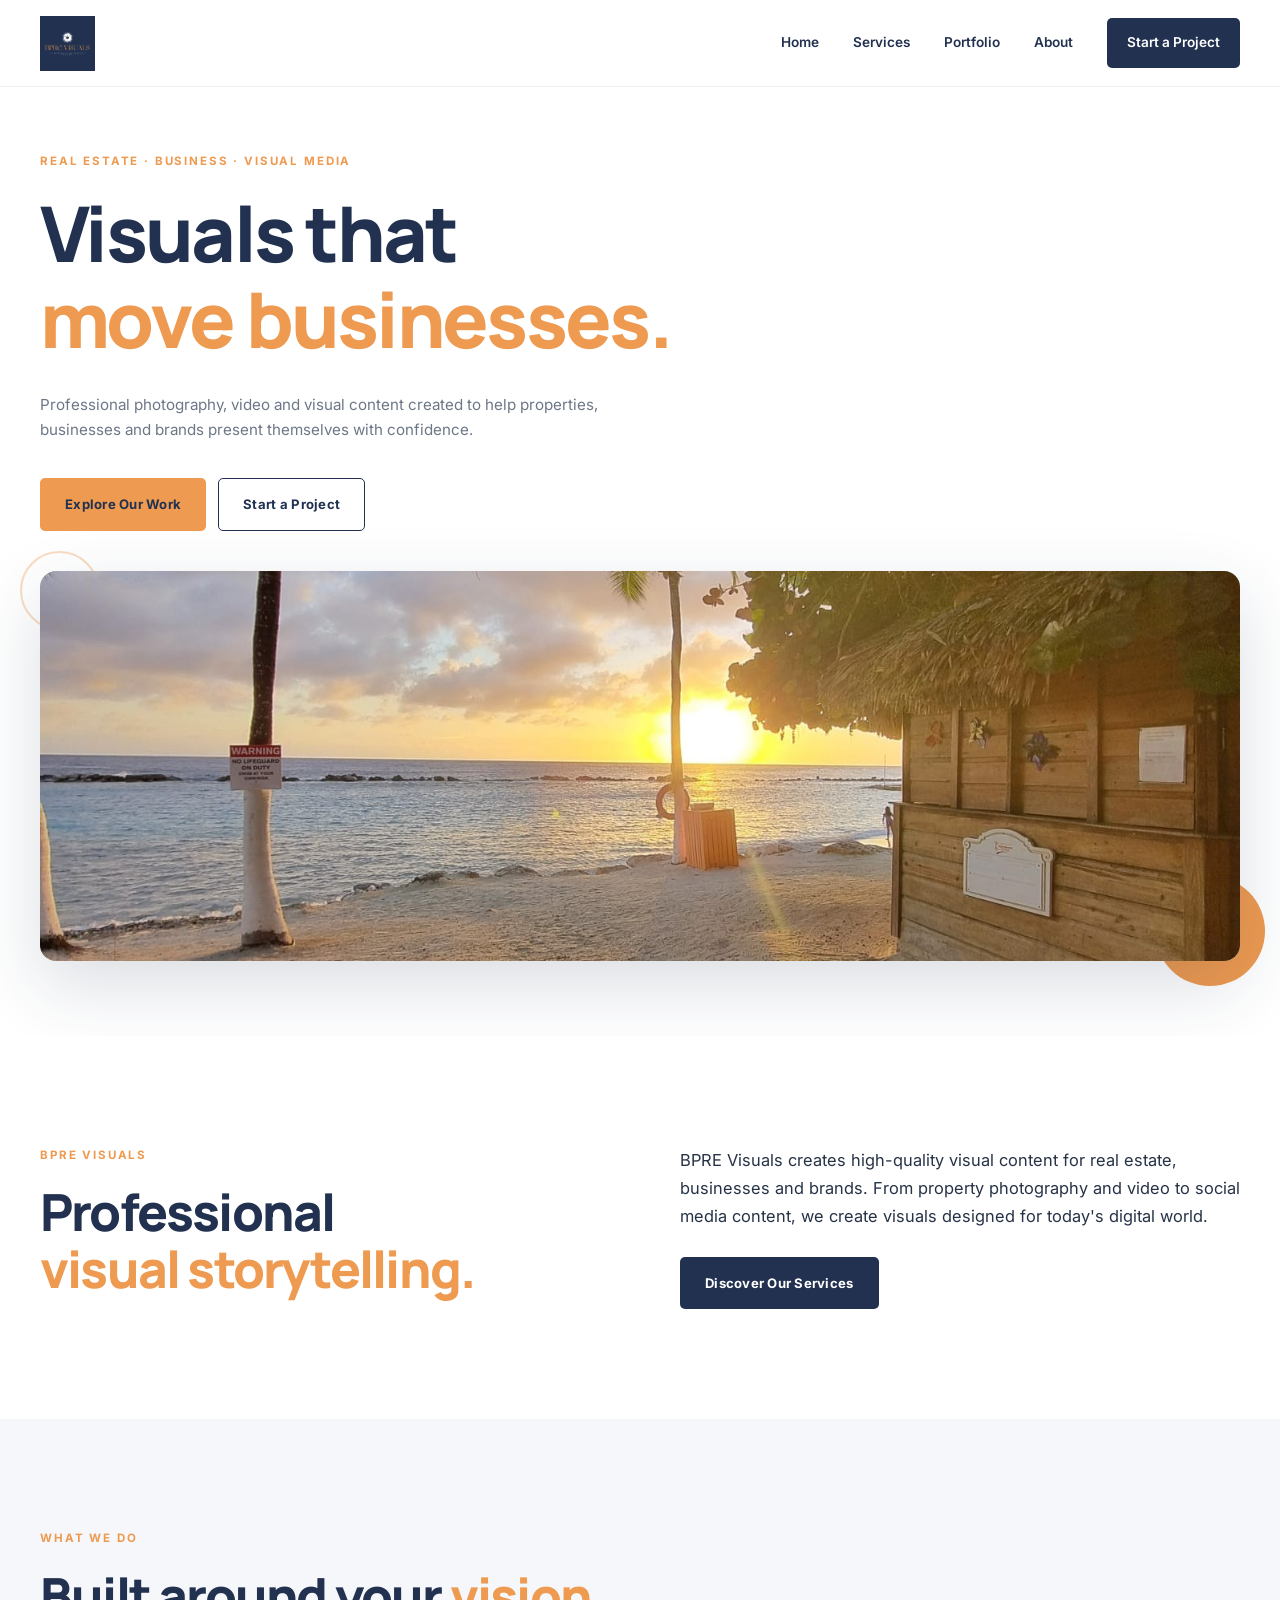
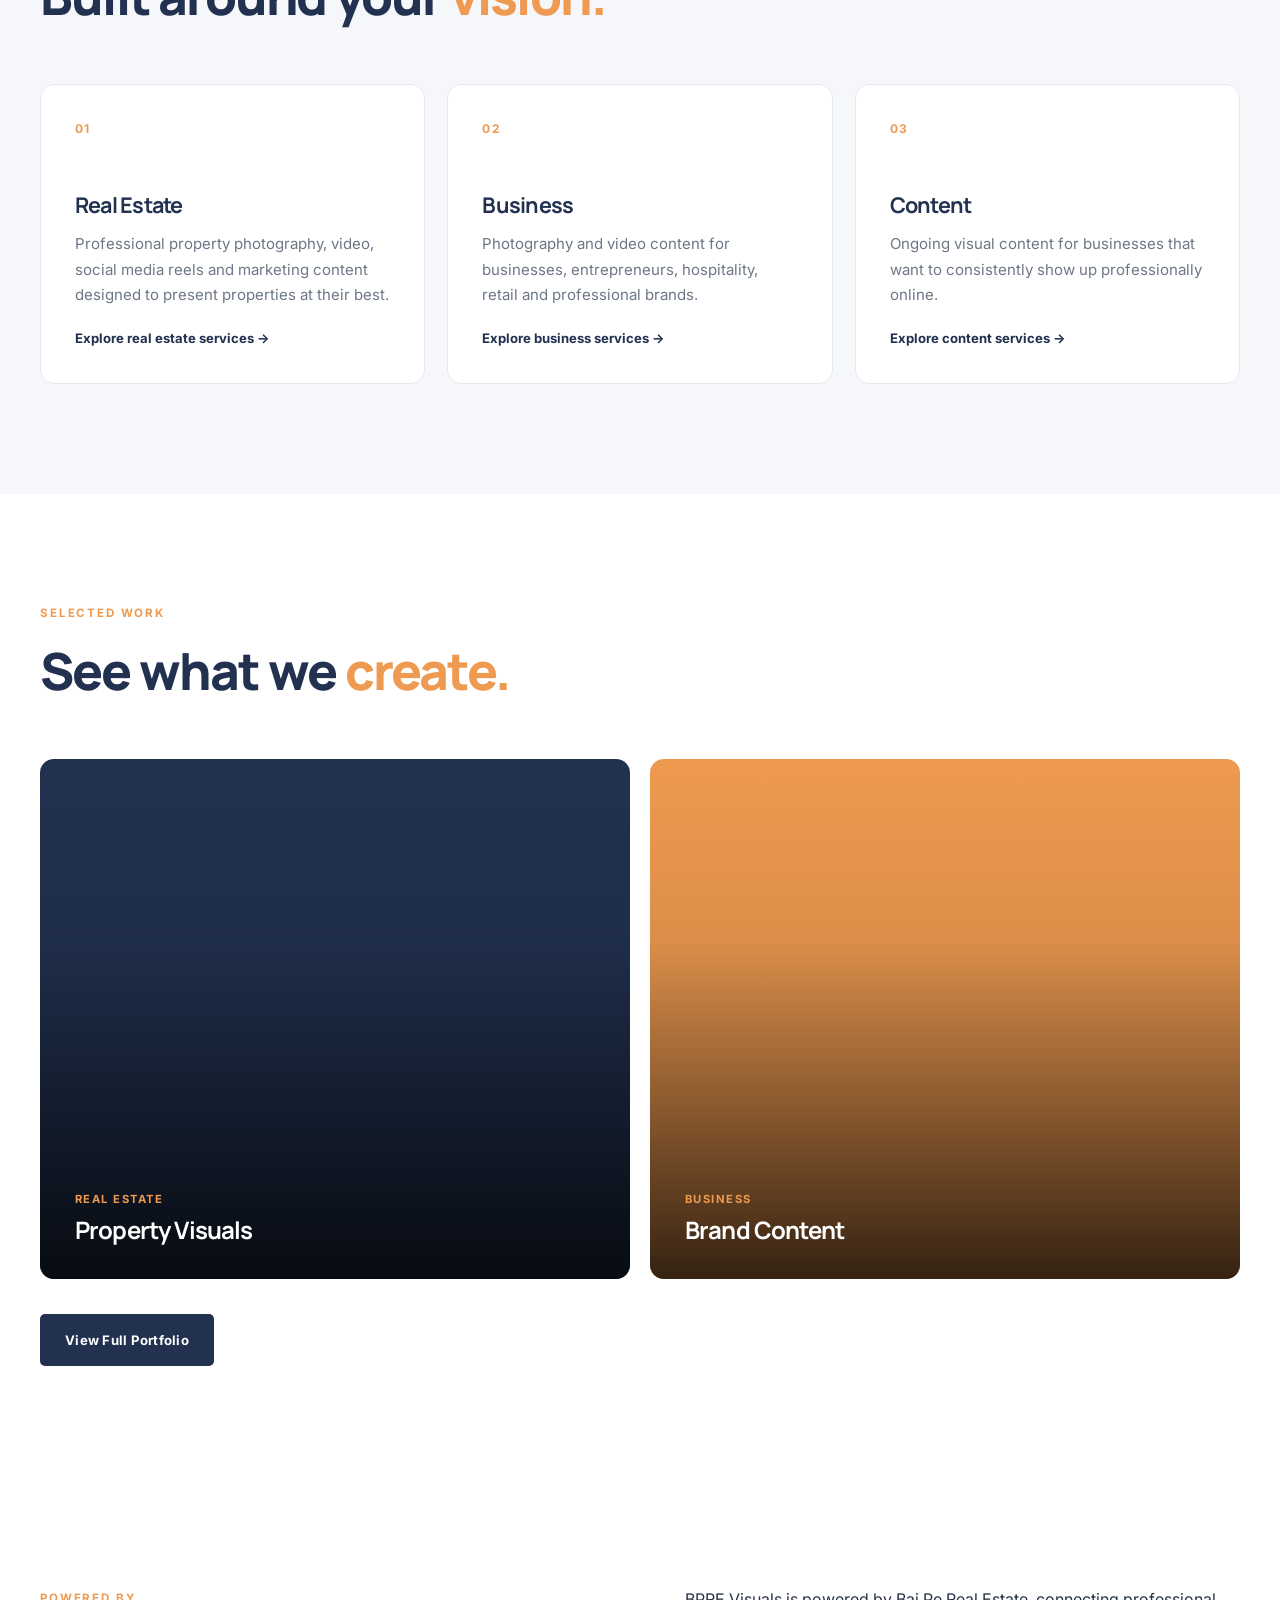
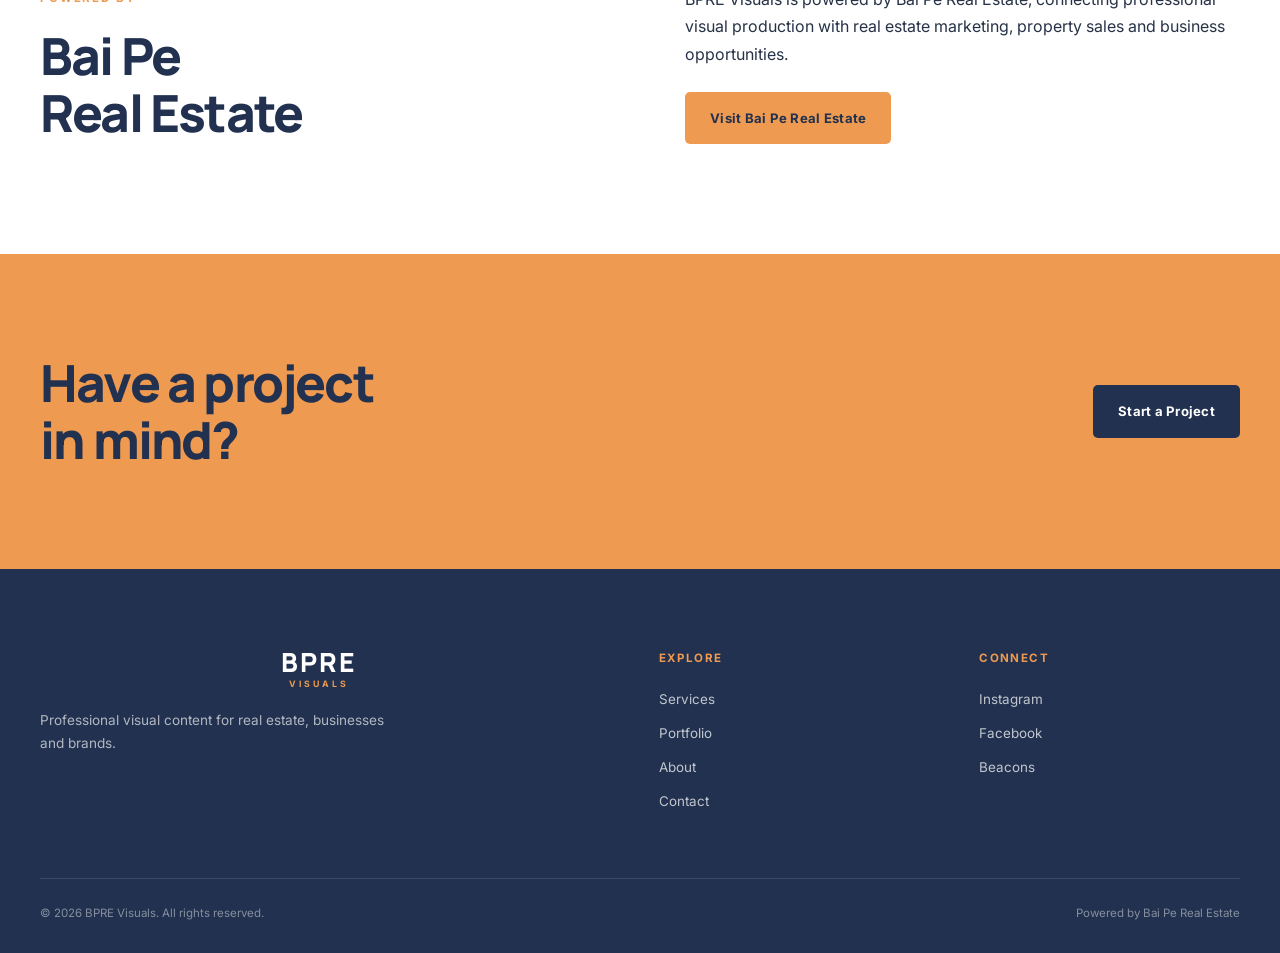
<file: index.html>
<!DOCTYPE html>
<html lang="en">

<head>

    <meta charset="UTF-8">

    <meta
        name="viewport"
        content="width=device-width, initial-scale=1.0"
    >

    <meta
        name="description"
        content="BPRE Visuals creates professional photography, video and visual content for real estate, businesses and brands in Curaçao."
    >

    <meta
        name="keywords"
        content="BPRE Visuals, Curaçao photography, Curaçao real estate photography, business photography Curaçao, property video Curaçao"
    >

    <title>
        BPRE Visuals | Real Estate & Business Visuals
    </title>

    <link
        rel="preconnect"
        href="https://fonts.googleapis.com"
    >

    <link
        rel="preconnect"
        href="https://fonts.gstatic.com"
        crossorigin
    >

    <link
        href="https://fonts.googleapis.com/css2?family=Inter:wght@400;500;600;700&family=Manrope:wght@500;600;700;800&display=swap"
        rel="stylesheet"
    >

    <link
        rel="stylesheet"
        href="css/style.css"
    >

</head>


<body>


<!-- =====================================================
     HEADER
===================================================== -->

<header class="site-header">

    <div class="container header-inner">

   <a href="index.html" class="logo" aria-label="BPRE Visuals Home">

    <img
        src="images/logo/bpre-visuals-logo.png"
        alt="BPRE Visuals"
    >

</a>

        <button
            class="menu-toggle"
            aria-label="Open navigation"
        >

            <span></span>
            <span></span>
            <span></span>

        </button>


        <nav class="main-nav">

            <a href="index.html">
                Home
            </a>

            <a href="services.html">
                Services
            </a>

            <a href="portfolio.html">
                Portfolio
            </a>

            <a href="about.html">
                About
            </a>

            <a
                href="contact.html"
                class="nav-button"
            >
                Start a Project
            </a>

        </nav>

    </div>

</header>


<!-- =====================================================
     HERO
===================================================== -->

<section class="hero">

    <div class="container hero-grid">

        <!-- HERO TEXT -->
        <div class="hero-content">

            <p class="eyebrow">
                REAL ESTATE · BUSINESS · VISUAL MEDIA
            </p>

            <h1>
                Visuals that
                <span>
                    move businesses.
                </span>
            </h1>

            <p class="hero-description">

                Professional photography, video and visual
                content created to help properties, businesses
                and brands present themselves with confidence.

            </p>

            <div class="buttons">

                <a
                    href="portfolio.html"
                    class="button button-primary"
                >
                    Explore Our Work
                </a>

                <a
                    href="contact.html"
                    class="button button-outline"
                >
                    Start a Project
                </a>

            </div>

        </div>


        <!-- HERO IMAGE -->
        <div class="hero-visual">

            <div class="hero-image-frame">

                <img
                    src="images/hero/bpre-visuals-hero.jpg"
                    alt="Professional BPRE Visuals photography"
                    class="hero-image"
                >

            </div>

            <div class="hero-accent"></div>

        </div>

    </div>

</section>

<!-- =====================================================
     INTRO
===================================================== -->

<section class="section">

    <div class="container intro-grid">

        <div>

            <p class="eyebrow">
                BPRE VISUALS
            </p>

            <h2>

                Professional
                <br>

                <span style="color:#EE9A50;">
                    visual storytelling.
                </span>

            </h2>

        </div>


        <div class="intro-text">

            <p>

                BPRE Visuals creates high-quality visual
                content for real estate, businesses and
                brands.

                From property photography and video to
                social media content, we create visuals
                designed for today's digital world.

            </p>

            <br>

            <a
                href="services.html"
                class="button button-dark"
            >
                Discover Our Services
            </a>

        </div>

    </div>

</section>


<!-- =====================================================
     SERVICES PREVIEW
===================================================== -->

<section class="section section-light">

    <div class="container">

        <p class="eyebrow">
            WHAT WE DO
        </p>

        <h2>
            Built around your
            <span style="color:#EE9A50;">
                vision.
            </span>
        </h2>


        <div class="services-grid" style="margin-top:60px;">


            <article class="service-card">

                <span class="service-number">
                    01
                </span>

                <div>

                    <h3>
                        Real Estate
                    </h3>

                    <p>

                        Professional property photography,
                        video, social media reels and marketing
                        content designed to present properties
                        at their best.

                    </p>

                </div>

                <a
                    href="services.html#real-estate"
                    class="text-link"
                >
                    Explore real estate services →
                </a>

            </article>


            <article class="service-card">

                <span class="service-number">
                    02
                </span>

                <div>

                    <h3>
                        Business
                    </h3>

                    <p>

                        Photography and video content for
                        businesses, entrepreneurs, hospitality,
                        retail and professional brands.

                    </p>

                </div>

                <a
                    href="services.html#business"
                    class="text-link"
                >
                    Explore business services →
                </a>

            </article>


            <article class="service-card">

                <span class="service-number">
                    03
                </span>

                <div>

                    <h3>
                        Content
                    </h3>

                    <p>

                        Ongoing visual content for businesses
                        that want to consistently show up
                        professionally online.

                    </p>

                </div>

                <a
                    href="services.html#content"
                    class="text-link"
                >
                    Explore content services →
                </a>

            </article>


        </div>

    </div>

</section>


<!-- =====================================================
     PORTFOLIO PREVIEW
===================================================== -->

<section class="section">

    <div class="container">

        <p class="eyebrow">
            SELECTED WORK
        </p>

        <h2>
            See what we
            <span style="color:#EE9A50;">
                create.
            </span>
        </h2>


        <div
            class="portfolio-grid"
            style="margin-top:60px;"
        >

            <a
                href="portfolio.html"
                class="portfolio-item large"
            >

                <div
                    style="
                    width:100%;
                    height:100%;
                    background:#21314F;
                    "
                ></div>

                <div class="portfolio-overlay">

                    <small>
                        Real Estate
                    </small>

                    <h3>
                        Property Visuals
                    </h3>

                </div>

            </a>


            <a
                href="portfolio.html"
                class="portfolio-item"
            >

                <div
                    style="
                    width:100%;
                    height:100%;
                    background:#EE9A50;
                    "
                ></div>

                <div class="portfolio-overlay">

                    <small>
                        Business
                    </small>

                    <h3>
                        Brand Content
                    </h3>

                </div>

            </a>

        </div>


        <div style="margin-top:35px;">

            <a
                href="portfolio.html"
                class="button button-dark"
            >
                View Full Portfolio
            </a>

        </div>

    </div>

</section>


<!-- =====================================================
     BAI PE CONNECTION
===================================================== -->

<section class="section partner-section">

    <div class="container partner-grid">

        <div>

            <p class="eyebrow">
                POWERED BY
            </p>

            <h2>
                Bai Pe
                <br>
                Real Estate
            </h2>

        </div>


        <div class="partner-content">

            <p>

                BPRE Visuals is powered by Bai Pe Real Estate,
                connecting professional visual production with
                real estate marketing, property sales and
                business opportunities.

            </p>


            <a
                href="https://baiperealestate.com"
                target="_blank"
                rel="noopener"
                class="button button-primary"
            >
                Visit Bai Pe Real Estate
            </a>

        </div>

    </div>

</section>


<!-- =====================================================
     CTA
===================================================== -->

<section class="cta">

    <div class="container cta-inner">

        <h2>

            Have a project
            <br>
            in mind?

        </h2>


        <a
            href="contact.html"
            class="button button-dark"
        >
            Start a Project
        </a>

    </div>

</section>


</main>


<!-- =====================================================
     FOOTER
===================================================== -->

<footer class="site-footer">

    <div class="container">

        <div class="footer-grid">


            <div>

                <a
                    href="index.html"
                    class="logo"
                >

                    <span class="logo-main">
                        BPRE
                    </span>

                    <span class="logo-sub">
                        VISUALS
                    </span>

                </a>

                <p style="margin-top:20px;">

                    Professional visual content
                    for real estate, businesses
                    and brands.

                </p>

            </div>


            <div>

                <div class="footer-title">
                    Explore
                </div>

                <div class="footer-links">

                    <a href="services.html">
                        Services
                    </a>

                    <a href="portfolio.html">
                        Portfolio
                    </a>

                    <a href="about.html">
                        About
                    </a>

                    <a href="contact.html">
                        Contact
                    </a>

                </div>

            </div>


            <div>

                <div class="footer-title">
                    Connect
                </div>

                <div class="footer-links">

                    <a
                        href="https://www.instagram.com/bprevisuals/"
                        target="_blank"
                        rel="noopener"
                    >
                        Instagram
                    </a>

                    <a
                        href="https://www.facebook.com/BPREvisuals/"
                        target="_blank"
                        rel="noopener"
                    >
                        Facebook
                    </a>

                    <a
                        href="https://beacons.ai/bprevisuals"
                        target="_blank"
                        rel="noopener"
                    >
                        Beacons
                    </a>

                </div>

            </div>


        </div>


        <div class="footer-bottom">

            <span>
                © <span id="current-year"></span>
                BPRE Visuals. All rights reserved.
            </span>

            <span>
                Powered by Bai Pe Real Estate
            </span>

        </div>

    </div>

</footer>


<script src="js/script.js"></script>

</body>

</html>
</file>
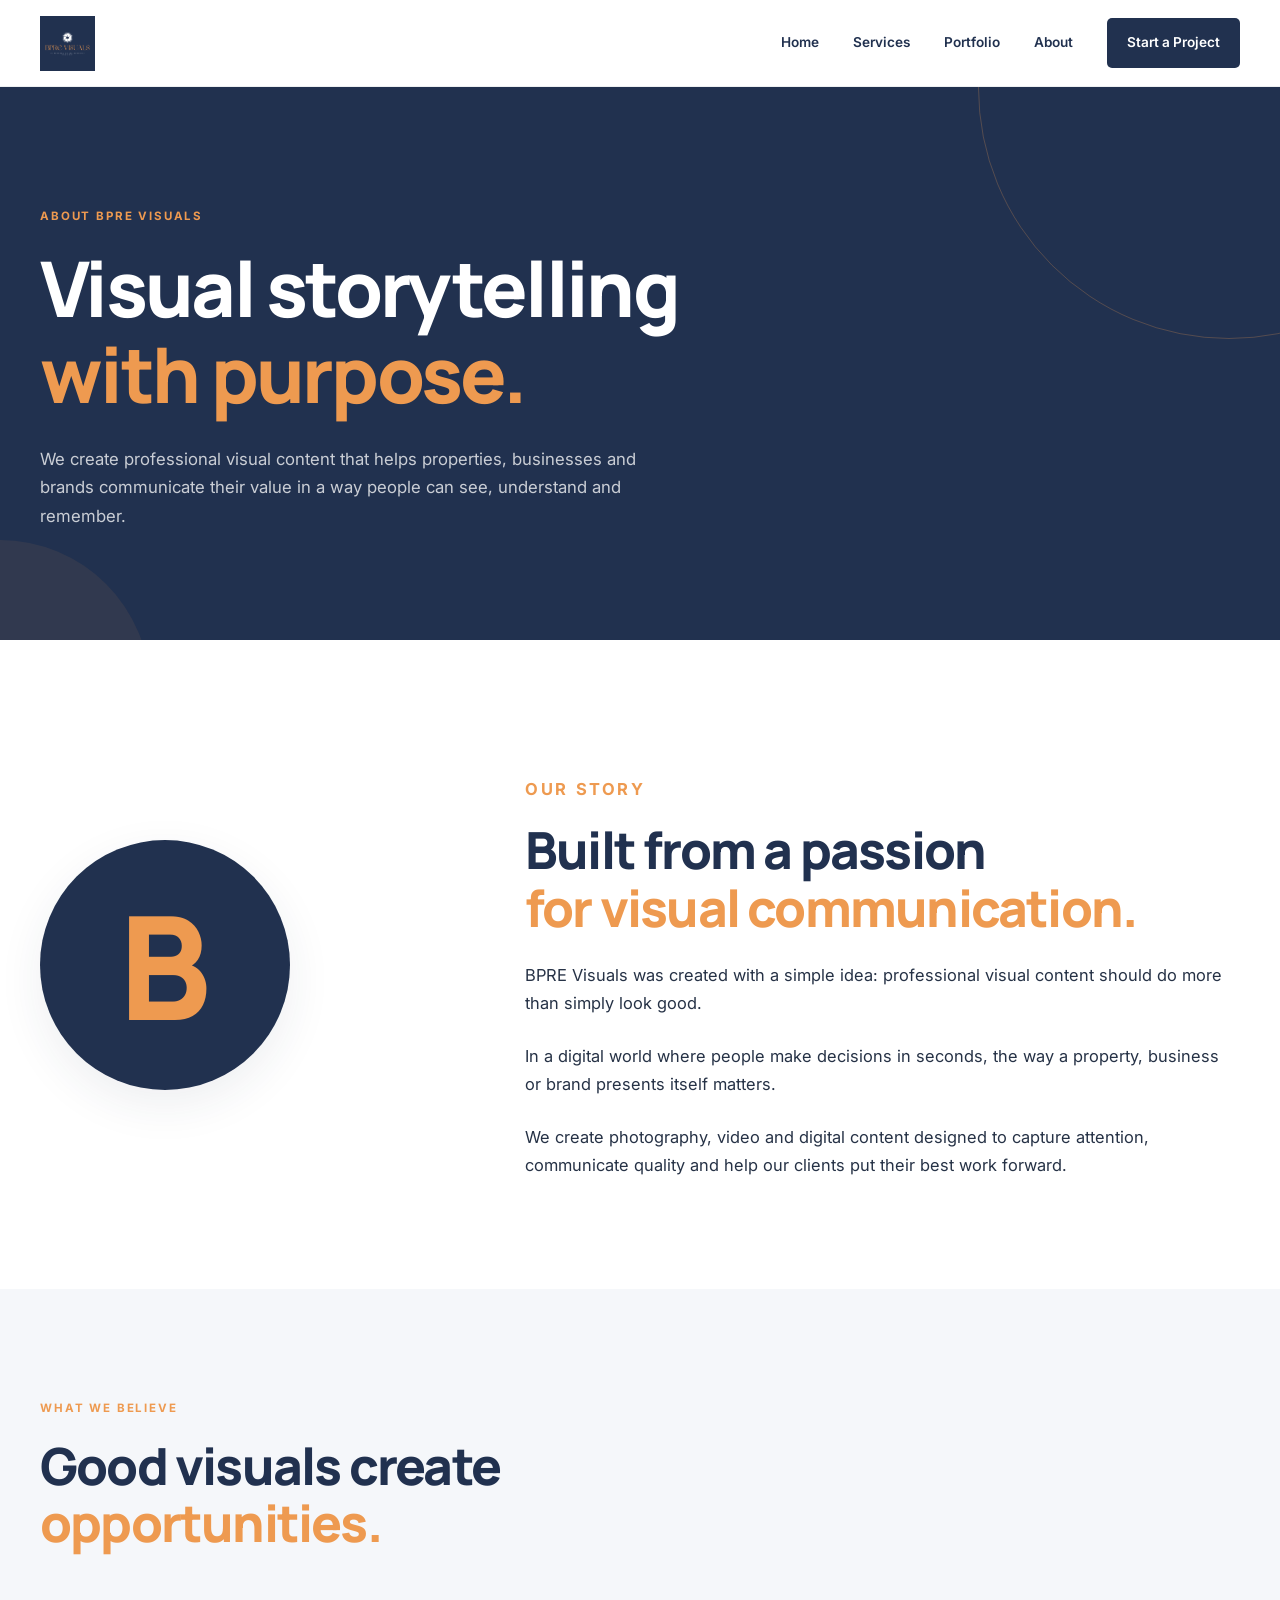
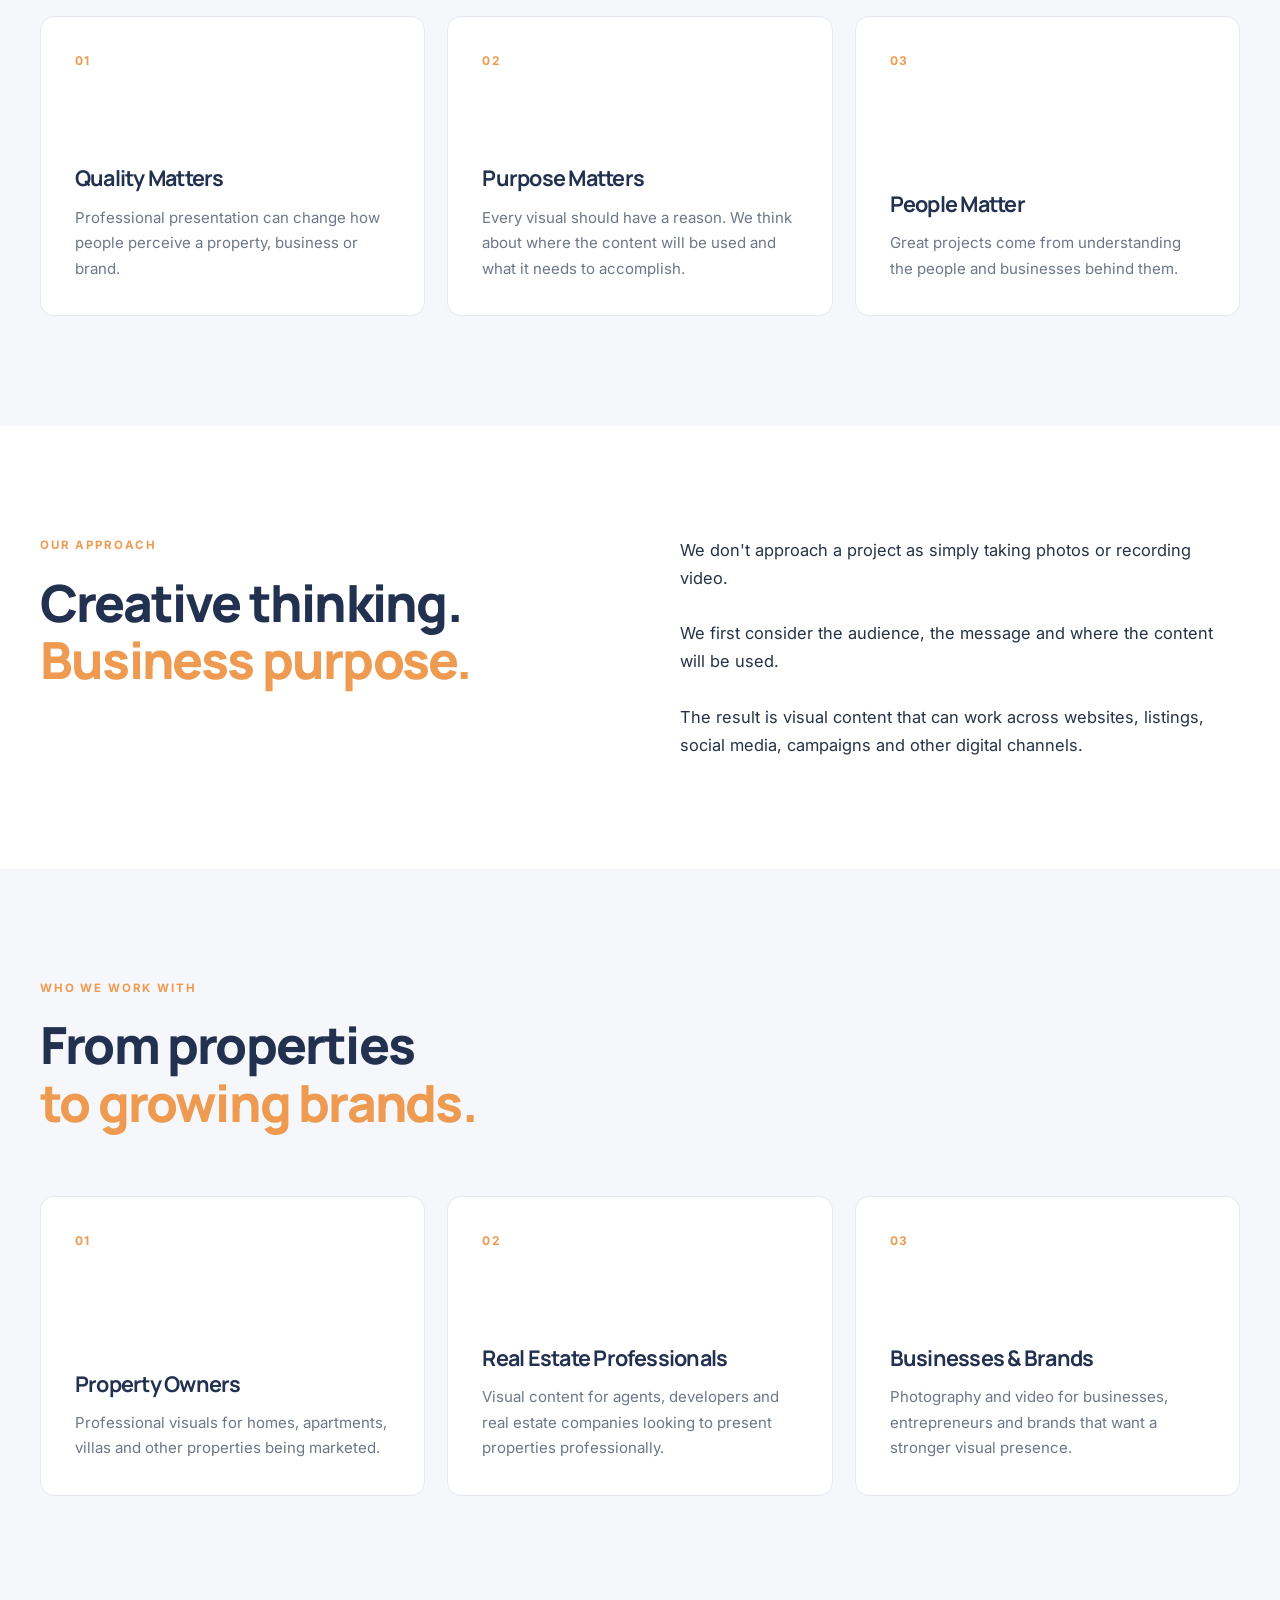
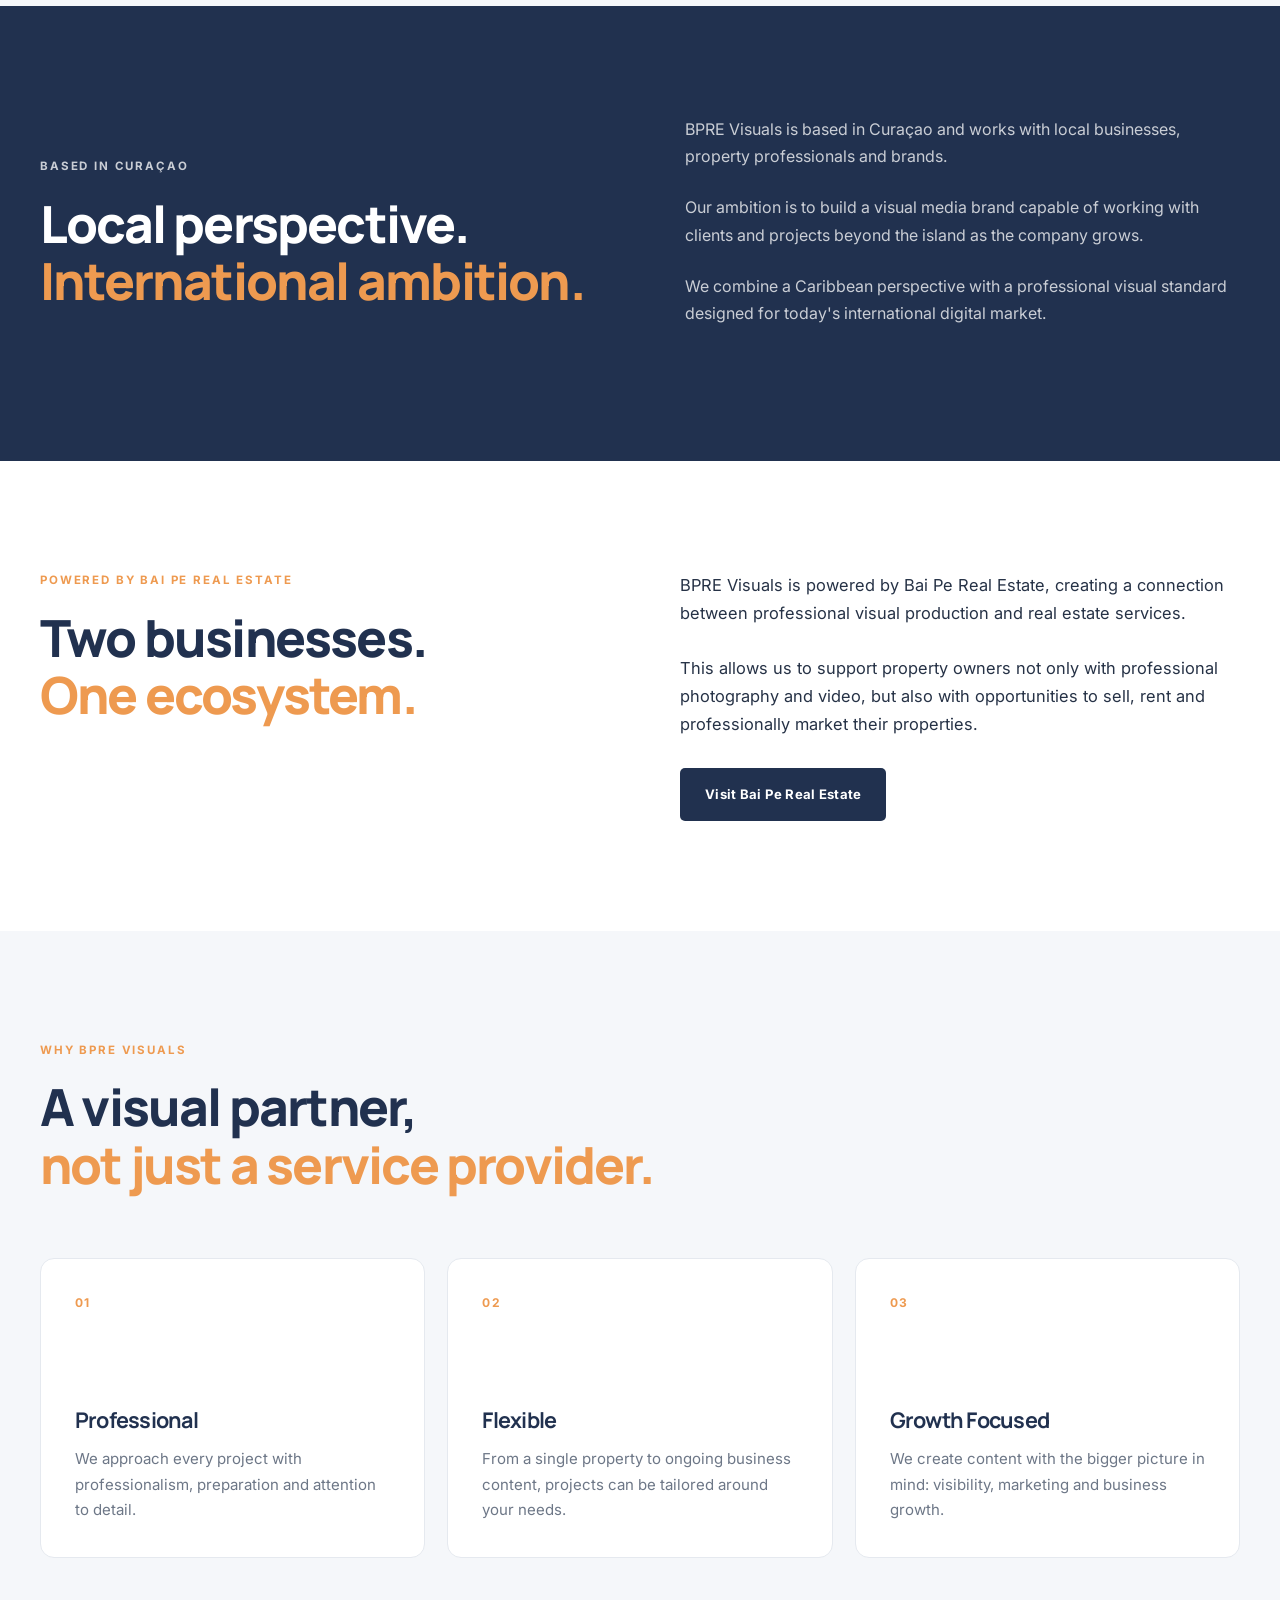
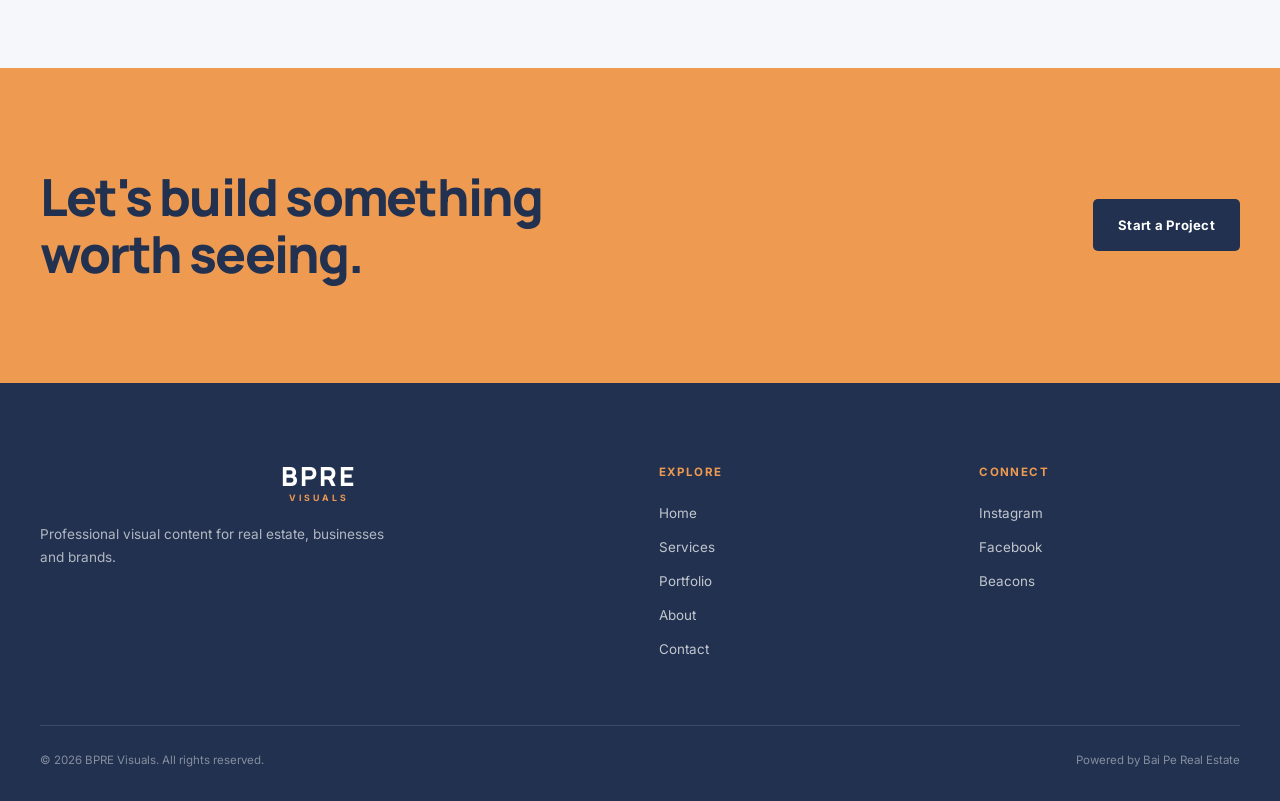
<file: about.html>
<!DOCTYPE html>
<html lang="en">

<head>

    <meta charset="UTF-8">

    <meta
        name="viewport"
        content="width=device-width, initial-scale=1.0"
    >

    <meta
        name="description"
        content="Learn about BPRE Visuals, a visual media company creating professional photography, video and digital content for real estate, businesses and brands."
    >

    <title>
        About | BPRE Visuals
    </title>


    <!-- GOOGLE FONTS -->

    <link
        rel="preconnect"
        href="https://fonts.googleapis.com"
    >

    <link
        rel="preconnect"
        href="https://fonts.gstatic.com"
        crossorigin
    >

    <link
        href="https://fonts.googleapis.com/css2?family=Inter:wght@400;500;600;700&family=Manrope:wght@500;600;700;800&display=swap"
        rel="stylesheet"
    >


    <!-- GLOBAL CSS -->

    <link
        rel="stylesheet"
        href="css/style.css"
    >

</head>


<body>


<!-- =====================================================
     HEADER
===================================================== -->
<header class="site-header">

    <div class="container header-inner">

        <a href="index.html" class="logo">
            <img
                src="images/logo/bpre-visuals-logo.png"
                alt="BPRE Visuals"
            >
        </a>

        <nav class="main-nav">

            <a href="index.html">Home</a>
            <a href="services.html">Services</a>
            <a href="portfolio.html">Portfolio</a>
            <a href="about.html">About</a>
            <a href="contact.html" class="nav-button">
                Start a Project
            </a>

        </nav>

        <button
            class="menu-toggle"
            aria-label="Open navigation"
            type="button"
        >
            <span></span>
            <span></span>
            <span></span>
        </button>

    </div>

</header>


<!-- =====================================================
     PAGE HERO
===================================================== -->

<section class="page-hero">

    <div class="container">


        <p class="eyebrow">
            ABOUT BPRE VISUALS
        </p>


        <h1>

            Visual storytelling
            <br>

            <span style="color:#EE9A50;">
                with purpose.
            </span>

        </h1>


        <p>

            We create professional visual content that helps
            properties, businesses and brands communicate
            their value in a way people can see, understand
            and remember.

        </p>

    </div>

</section>



<main>


<!-- =====================================================
     OUR STORY
===================================================== -->

<section class="section">

    <div class="container about-grid">


        <div>

            <div class="about-mark">
                B
            </div>

        </div>


        <div class="about-content">

            <p class="eyebrow">
                OUR STORY
            </p>


            <h2>

                Built from a passion
                <br>

                <span style="color:#EE9A50;">
                    for visual communication.
                </span>

            </h2>


            <p>

                BPRE Visuals was created with a simple idea:
                professional visual content should do more
                than simply look good.

            </p>


            <p>

                In a digital world where people make decisions
                in seconds, the way a property, business or
                brand presents itself matters.

            </p>


            <p>

                We create photography, video and digital
                content designed to capture attention,
                communicate quality and help our clients put
                their best work forward.

            </p>

        </div>

    </div>

</section>



<!-- =====================================================
     WHAT WE BELIEVE
===================================================== -->

<section class="section section-light">

    <div class="container">


        <p class="eyebrow">
            WHAT WE BELIEVE
        </p>


        <h2>

            Good visuals create
            <br>

            <span style="color:#EE9A50;">
                opportunities.
            </span>

        </h2>


        <div
            class="services-grid"
            style="margin-top:65px;"
        >


            <!-- PRINCIPLE 01 -->

            <article class="service-card">

                <span class="service-number">
                    01
                </span>


                <div>

                    <h3>
                        Quality Matters
                    </h3>


                    <p>

                        Professional presentation can change
                        how people perceive a property,
                        business or brand.

                    </p>

                </div>

            </article>



            <!-- PRINCIPLE 02 -->

            <article class="service-card">

                <span class="service-number">
                    02
                </span>


                <div>

                    <h3>
                        Purpose Matters
                    </h3>


                    <p>

                        Every visual should have a reason.

                        We think about where the content will
                        be used and what it needs to accomplish.

                    </p>

                </div>

            </article>



            <!-- PRINCIPLE 03 -->

            <article class="service-card">

                <span class="service-number">
                    03
                </span>


                <div>

                    <h3>
                        People Matter
                    </h3>


                    <p>

                        Great projects come from understanding
                        the people and businesses behind them.

                    </p>

                </div>

            </article>


        </div>

    </div>

</section>



<!-- =====================================================
     OUR APPROACH
===================================================== -->

<section class="section">

    <div class="container">


        <div class="intro-grid">


            <div>

                <p class="eyebrow">
                    OUR APPROACH
                </p>


                <h2>

                    Creative thinking.
                    <br>

                    <span style="color:#EE9A50;">
                        Business purpose.
                    </span>

                </h2>

            </div>


            <div class="intro-text">

                <p>

                    We don't approach a project as simply
                    taking photos or recording video.

                </p>


                <br>


                <p>

                    We first consider the audience, the
                    message and where the content will be
                    used.

                </p>


                <br>


                <p>

                    The result is visual content that can work
                    across websites, listings, social media,
                    campaigns and other digital channels.

                </p>

            </div>

        </div>


    </div>

</section>



<!-- =====================================================
     WHAT WE WORK WITH
===================================================== -->

<section class="section section-light">

    <div class="container">


        <p class="eyebrow">
            WHO WE WORK WITH
        </p>


        <h2>

            From properties
            <br>

            <span style="color:#EE9A50;">
                to growing brands.
            </span>

        </h2>


        <div
            class="services-grid"
            style="margin-top:65px;"
        >


            <article class="service-card">

                <span class="service-number">
                    01
                </span>


                <div>

                    <h3>
                        Property Owners
                    </h3>


                    <p>

                        Professional visuals for homes,
                        apartments, villas and other
                        properties being marketed.

                    </p>

                </div>

            </article>



            <article class="service-card">

                <span class="service-number">
                    02
                </span>


                <div>

                    <h3>
                        Real Estate Professionals
                    </h3>


                    <p>

                        Visual content for agents, developers
                        and real estate companies looking to
                        present properties professionally.

                    </p>

                </div>

            </article>



            <article class="service-card">

                <span class="service-number">
                    03
                </span>


                <div>

                    <h3>
                        Businesses & Brands
                    </h3>


                    <p>

                        Photography and video for businesses,
                        entrepreneurs and brands that want a
                        stronger visual presence.

                    </p>

                </div>

            </article>


        </div>

    </div>

</section>



<!-- =====================================================
     CURAÇAO + INTERNATIONAL
===================================================== -->

<section class="section section-dark">

    <div class="container partner-grid">


        <div>

            <p class="eyebrow">
                BASED IN CURAÇAO
            </p>


            <h2>

                Local perspective.
                <br>

                <span style="color:#EE9A50;">
                    International ambition.
                </span>

            </h2>

        </div>


        <div class="partner-content">

            <p>

                BPRE Visuals is based in Curaçao and works
                with local businesses, property professionals
                and brands.

            </p>


            <p>

                Our ambition is to build a visual media brand
                capable of working with clients and projects
                beyond the island as the company grows.

            </p>


            <p>

                We combine a Caribbean perspective with a
                professional visual standard designed for
                today's international digital market.

            </p>

        </div>

    </div>

</section>



<!-- =====================================================
     BAI PE REAL ESTATE
===================================================== -->

<section class="section">

    <div class="container">


        <div class="intro-grid">


            <div>

                <p class="eyebrow">
                    POWERED BY BAI PE REAL ESTATE
                </p>


                <h2>

                    Two businesses.
                    <br>

                    <span style="color:#EE9A50;">
                        One ecosystem.
                    </span>

                </h2>

            </div>


            <div class="intro-text">

                <p>

                    BPRE Visuals is powered by Bai Pe Real Estate,
                    creating a connection between professional
                    visual production and real estate services.

                </p>


                <br>


                <p>

                    This allows us to support property owners
                    not only with professional photography and
                    video, but also with opportunities to sell,
                    rent and professionally market their
                    properties.

                </p>


                <div style="margin-top:30px;">

                    <a
                        href="https://baiperealestate.com"
                        target="_blank"
                        rel="noopener"
                        class="button button-dark"
                    >
                        Visit Bai Pe Real Estate
                    </a>

                </div>

            </div>


        </div>

    </div>

</section>



<!-- =====================================================
     WHY BPRE VISUALS
===================================================== -->

<section class="section section-light">

    <div class="container">


        <p class="eyebrow">
            WHY BPRE VISUALS
        </p>


        <h2>

            A visual partner,
            <br>

            <span style="color:#EE9A50;">
                not just a service provider.
            </span>

        </h2>


        <div
            class="services-grid"
            style="margin-top:65px;"
        >


            <article class="service-card">

                <span class="service-number">
                    01
                </span>


                <div>

                    <h3>
                        Professional
                    </h3>


                    <p>

                        We approach every project with
                        professionalism, preparation and
                        attention to detail.

                    </p>

                </div>

            </article>



            <article class="service-card">

                <span class="service-number">
                    02
                </span>


                <div>

                    <h3>
                        Flexible
                    </h3>


                    <p>

                        From a single property to ongoing
                        business content, projects can be
                        tailored around your needs.

                    </p>

                </div>

            </article>



            <article class="service-card">

                <span class="service-number">
                    03
                </span>


                <div>

                    <h3>
                        Growth Focused
                    </h3>


                    <p>

                        We create content with the bigger
                        picture in mind: visibility, marketing
                        and business growth.

                    </p>

                </div>

            </article>


        </div>

    </div>

</section>



<!-- =====================================================
     CTA
===================================================== -->

<section class="cta">

    <div class="container cta-inner">


        <h2>

            Let's build something
            <br>

            worth seeing.

        </h2>


        <a
            href="contact.html"
            class="button button-dark"
        >
            Start a Project
        </a>


    </div>

</section>


</main>



<!-- =====================================================
     FOOTER
===================================================== -->

<footer class="site-footer">

    <div class="container">


        <div class="footer-grid">


            <!-- BRAND -->

            <div>

                <a
                    href="index.html"
                    class="logo"
                >

                    <span class="logo-main">
                        BPRE
                    </span>

                    <span class="logo-sub">
                        VISUALS
                    </span>

                </a>


                <p style="margin-top:20px;">

                    Professional visual content
                    for real estate, businesses
                    and brands.

                </p>

            </div>


            <!-- EXPLORE -->

            <div>

                <div class="footer-title">
                    Explore
                </div>


                <div class="footer-links">

                    <a href="index.html">
                        Home
                    </a>

                    <a href="services.html">
                        Services
                    </a>

                    <a href="portfolio.html">
                        Portfolio
                    </a>

                    <a href="about.html">
                        About
                    </a>

                    <a href="contact.html">
                        Contact
                    </a>

                </div>

            </div>


            <!-- CONNECT -->

            <div>

                <div class="footer-title">
                    Connect
                </div>


                <div class="footer-links">

                    <a
                        href="https://www.instagram.com/bprevisuals/"
                        target="_blank"
                        rel="noopener"
                    >
                        Instagram
                    </a>


                    <a
                        href="https://www.facebook.com/BPREvisuals/"
                        target="_blank"
                        rel="noopener"
                    >
                        Facebook
                    </a>


                    <a
                        href="https://beacons.ai/bprevisuals"
                        target="_blank"
                        rel="noopener"
                    >
                        Beacons
                    </a>

                </div>

            </div>


        </div>



        <div class="footer-bottom">


            <span>

                © <span id="current-year"></span>
                BPRE Visuals.
                All rights reserved.

            </span>


            <span>

                Powered by Bai Pe Real Estate

            </span>


        </div>


    </div>

</footer>



<script src="js/script.js"></script>


</body>

</html>
</file>
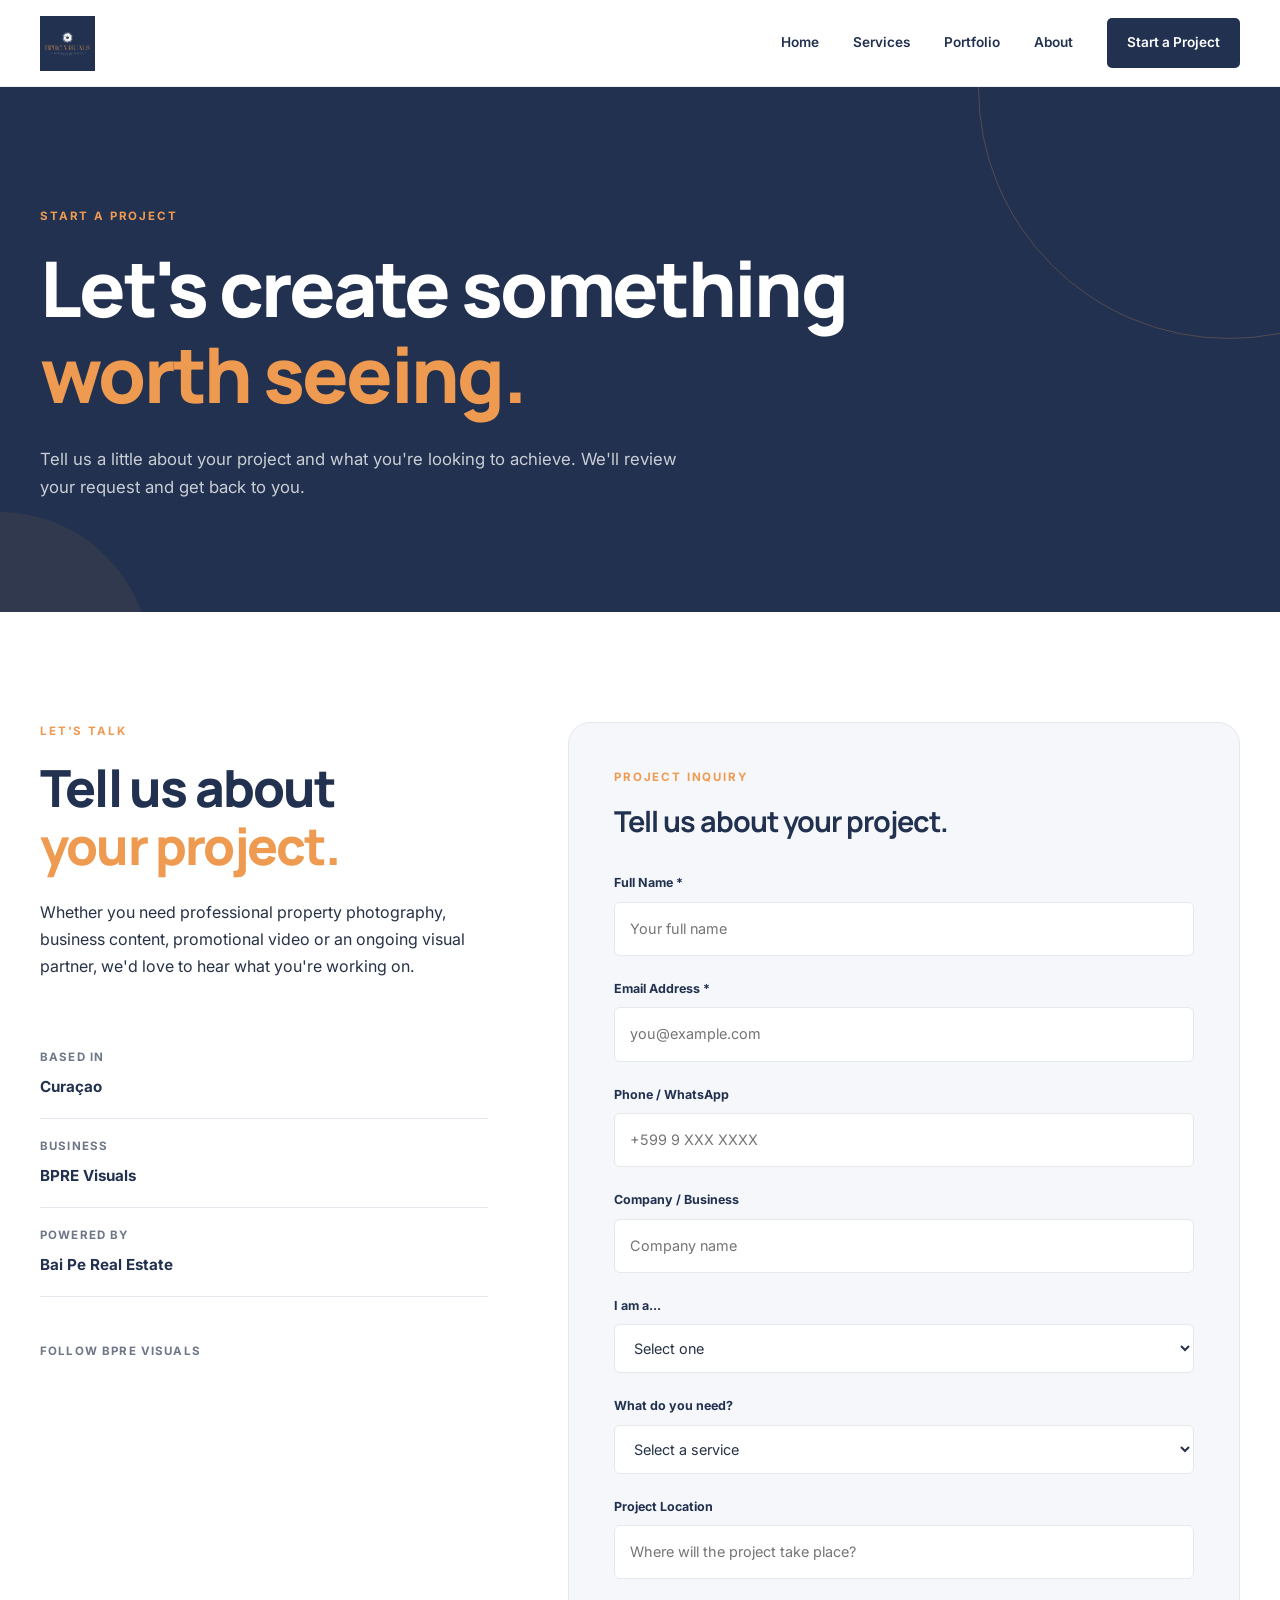
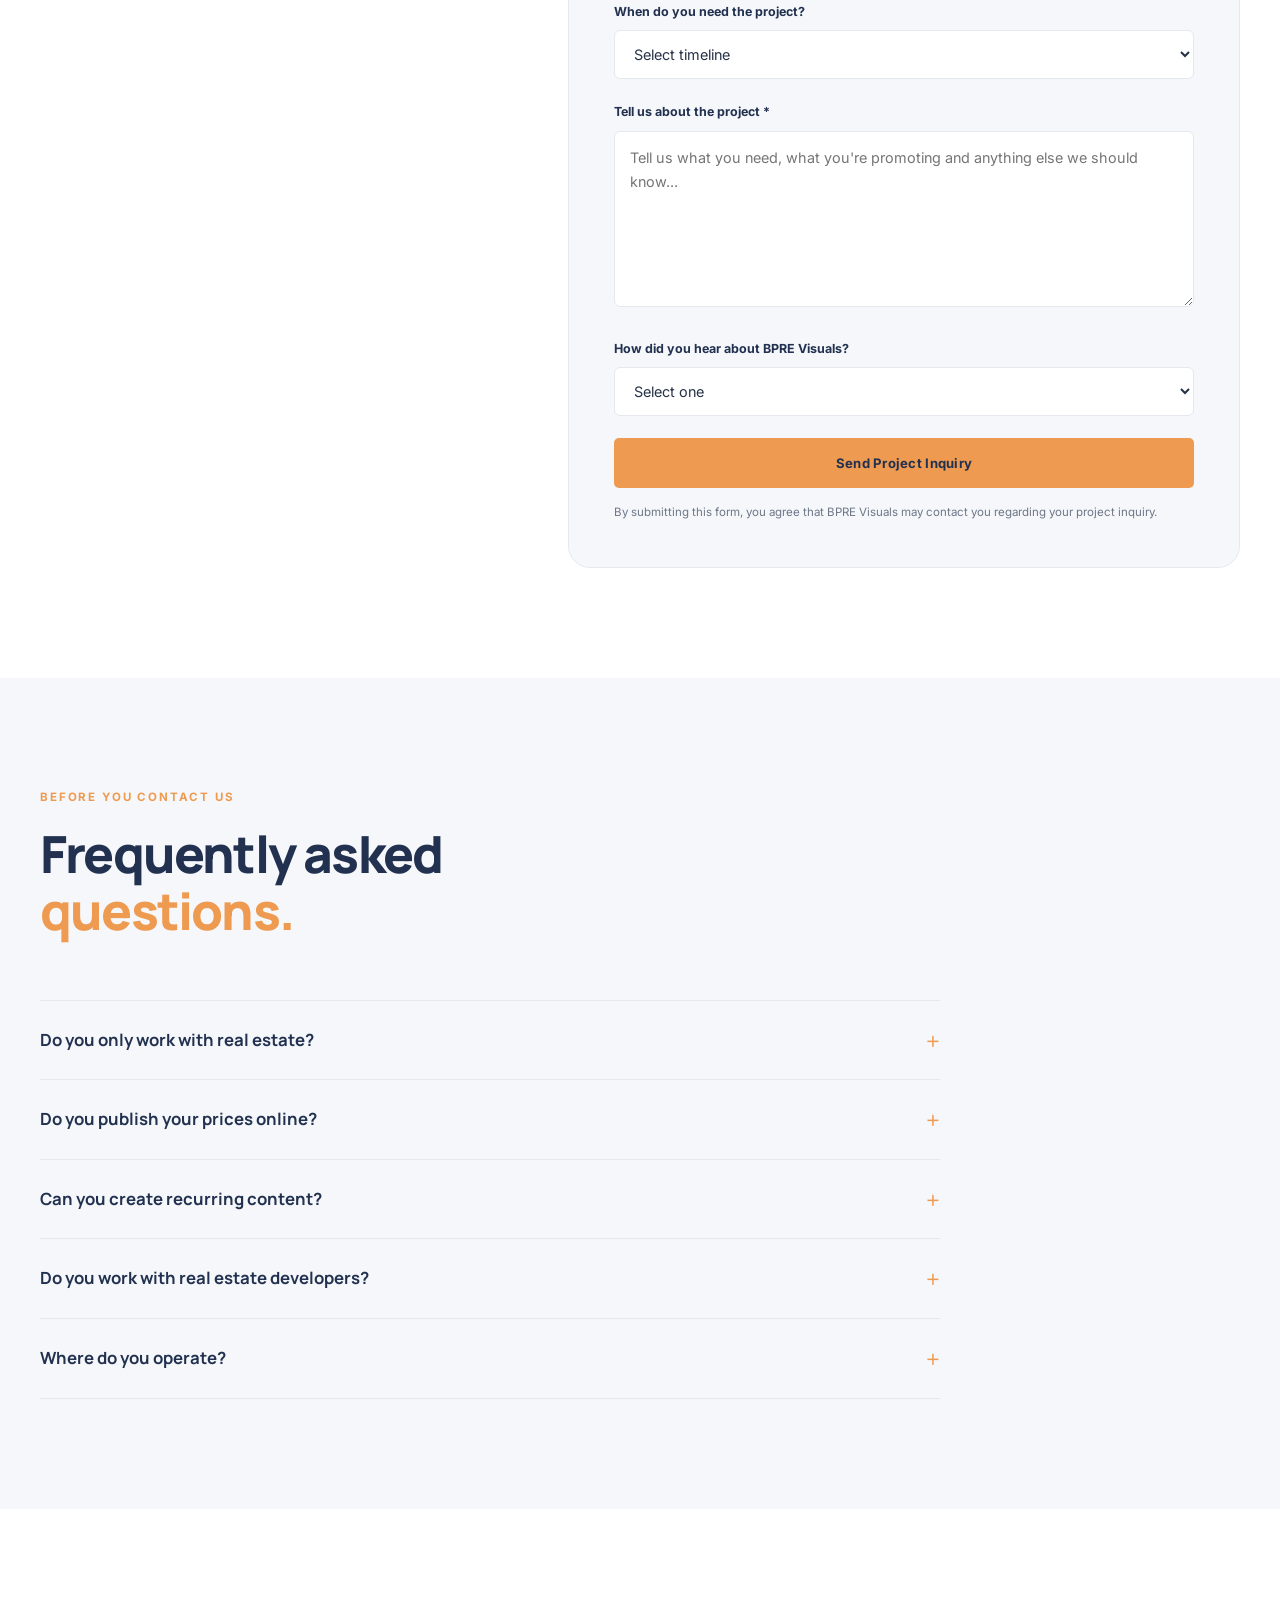
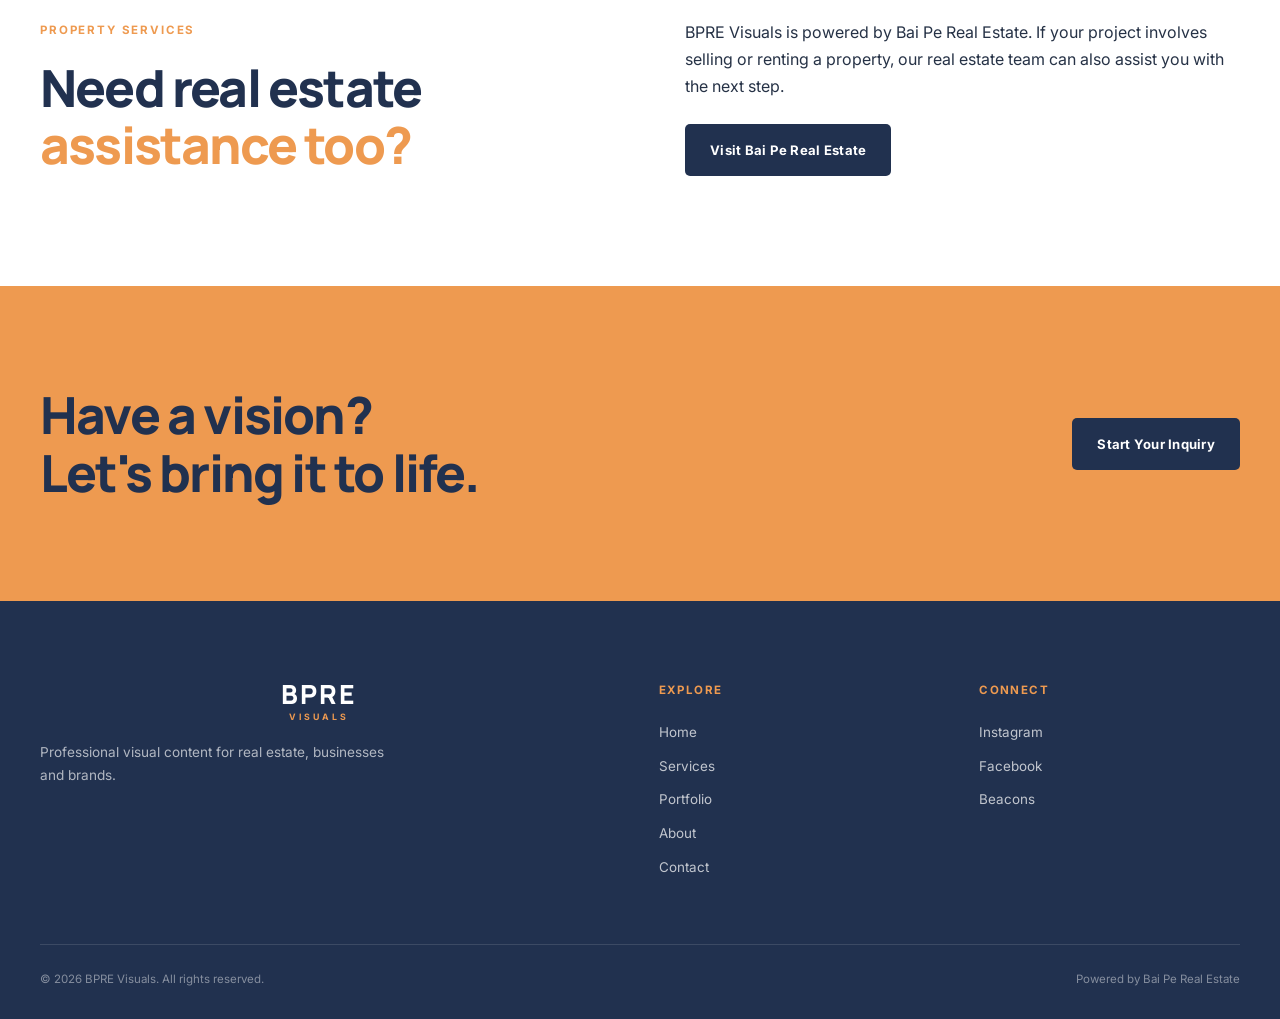
<file: contact.html>
<!DOCTYPE html>
<html lang="en">

<head>

    <meta charset="UTF-8">

    <meta
        name="viewport"
        content="width=device-width, initial-scale=1.0"
    >

    <meta
        name="description"
        content="Start a project with BPRE Visuals. Request professional photography, video and visual content for real estate, businesses and brands."
    >

    <title>
        Start a Project | BPRE Visuals
    </title>


    <!-- GOOGLE FONTS -->

    <link
        rel="preconnect"
        href="https://fonts.googleapis.com"
    >

    <link
        rel="preconnect"
        href="https://fonts.gstatic.com"
        crossorigin
    >

    <link
        href="https://fonts.googleapis.com/css2?family=Inter:wght@400;500;600;700&family=Manrope:wght@500;600;700;800&display=swap"
        rel="stylesheet"
    >


    <!-- GLOBAL CSS -->

    <link
        rel="stylesheet"
        href="css/style.css"
    >

</head>


<body>


<!-- =====================================================
     HEADER
===================================================== -->

<header class="site-header">

    <div class="container header-inner">

        <a href="index.html" class="logo">
            <img
                src="images/logo/bpre-visuals-logo.png"
                alt="BPRE Visuals"
            >
        </a>

        <nav class="main-nav">

            <a href="index.html">Home</a>
            <a href="services.html">Services</a>
            <a href="portfolio.html">Portfolio</a>
            <a href="about.html">About</a>
            <a href="contact.html" class="nav-button">
                Start a Project
            </a>

        </nav>

        <button
            class="menu-toggle"
            aria-label="Open navigation"
            type="button"
        >
            <span></span>
            <span></span>
            <span></span>
        </button>

    </div>

</header>

<!-- =====================================================
     PAGE HERO
===================================================== -->

<section class="page-hero">

    <div class="container">


        <p class="eyebrow">
            START A PROJECT
        </p>


        <h1>

            Let's create something
            <br>

            <span style="color:#EE9A50;">
                worth seeing.
            </span>

        </h1>


        <p>

            Tell us a little about your project and what
            you're looking to achieve. We'll review your
            request and get back to you.

        </p>

    </div>

</section>



<main>


<!-- =====================================================
     CONTACT SECTION
===================================================== -->

<section class="section">

    <div class="container contact-layout">


        <!-- =================================================
             LEFT SIDE
        ================================================= -->

        <div class="contact-info">


            <p class="eyebrow">
                LET'S TALK
            </p>


            <h2>

                Tell us about
                <br>

                <span style="color:#EE9A50;">
                    your project.
                </span>

            </h2>


            <p>

                Whether you need professional property
                photography, business content, promotional
                video or an ongoing visual partner, we'd
                love to hear what you're working on.

            </p>


            <!-- CONTACT DETAILS -->

            <div class="contact-details">


                <div class="contact-detail">

                    <span class="contact-detail-label">
                        Based in
                    </span>

                    <strong>
                        Curaçao
                    </strong>

                </div>


                <div class="contact-detail">

                    <span class="contact-detail-label">
                        Business
                    </span>

                    <strong>
                        BPRE Visuals
                    </strong>

                </div>


                <div class="contact-detail">

                    <span class="contact-detail-label">
                        Powered by
                    </span>

                    <strong>
                        Bai Pe Real Estate
                    </strong>

                </div>


            </div>


            <!-- SOCIAL -->

            <div class="contact-social">


                <p class="contact-detail-label">
                    Follow BPRE Visuals
                </p>


                <div class="footer-links">


                    <a
                        href="https://www.instagram.com/bprevisuals/"
                        target="_blank"
                        rel="noopener"
                    >
                        Instagram
                    </a>


                    <a
                        href="https://www.facebook.com/BPREvisuals/"
                        target="_blank"
                        rel="noopener"
                    >
                        Facebook
                    </a>


                    <a
                        href="https://beacons.ai/bprevisuals"
                        target="_blank"
                        rel="noopener"
                    >
                        Beacons
                    </a>


                </div>

            </div>


        </div>



        <!-- =================================================
             FORM
        ================================================= -->

        <div class="contact-form-wrapper">


            <form
    id="project-form"
    action="https://formspree.io/f/xbgrvkoy"
                method="POST"
                class="contact-form"
            >


                <!-- FORM TITLE -->

                <div class="form-heading">

                    <p class="eyebrow">
                        PROJECT INQUIRY
                    </p>

                    <h3>
                        Tell us about your project.
                    </h3>

                </div>



                <!-- NAME -->

                <div class="form-group">

                    <label for="name">
                        Full Name *
                    </label>

                    <input
                        type="text"
                        id="name"
                        name="name"
                        placeholder="Your full name"
                        required
                    >

                </div>



                <!-- EMAIL -->

                <div class="form-group">

                    <label for="email">
                        Email Address *
                    </label>

                    <input
                        type="email"
                        id="email"
                        name="email"
                        placeholder="you@example.com"
                        required
                    >

                </div>



                <!-- PHONE -->

                <div class="form-group">

                    <label for="phone">
                        Phone / WhatsApp
                    </label>

                    <input
                        type="tel"
                        id="phone"
                        name="phone"
                        placeholder="+599 9 XXX XXXX"
                    >

                </div>



                <!-- COMPANY -->

                <div class="form-group">

                    <label for="company">
                        Company / Business
                    </label>

                    <input
                        type="text"
                        id="company"
                        name="company"
                        placeholder="Company name"
                    >

                </div>



                <!-- CLIENT TYPE -->

                <div class="form-group">

                    <label for="client-type">
                        I am a...
                    </label>

                    <select
                        id="client-type"
                        name="client_type"
                    >

                        <option value="">
                            Select one
                        </option>

                        <option value="property-owner">
                            Property Owner
                        </option>

                        <option value="real-estate-agent">
                            Real Estate Agent
                        </option>

                        <option value="developer">
                            Developer
                        </option>

                        <option value="business-owner">
                            Business Owner
                        </option>

                        <option value="brand">
                            Brand
                        </option>

                        <option value="entrepreneur">
                            Entrepreneur
                        </option>

                        <option value="other">
                            Other
                        </option>

                    </select>

                </div>



                <!-- SERVICE -->

                <div class="form-group">

                    <label for="service">
                        What do you need?
                    </label>

                    <select
                        id="service"
                        name="service"
                    >

                        <option value="">
                            Select a service
                        </option>

                        <option value="property-photography">
                            Property Photography
                        </option>

                        <option value="property-video">
                            Property Video
                        </option>

                        <option value="business-photography">
                            Business Photography
                        </option>

                        <option value="business-video">
                            Business Video
                        </option>

                        <option value="social-media-content">
                            Social Media Content
                        </option>

                        <option value="developer-content">
                            Developer Content
                        </option>

                        <option value="monthly-content">
                            Ongoing / Monthly Content
                        </option>

                        <option value="custom-project">
                            Custom Project
                        </option>

                        <option value="not-sure">
                            I'm Not Sure Yet
                        </option>

                    </select>

                </div>



                <!-- LOCATION -->

                <div class="form-group">

                    <label for="location">
                        Project Location
                    </label>

                    <input
                        type="text"
                        id="location"
                        name="location"
                        placeholder="Where will the project take place?"
                    >

                </div>



                <!-- TIMELINE -->

                <div class="form-group">

                    <label for="timeline">
                        When do you need the project?
                    </label>

                    <select
                        id="timeline"
                        name="timeline"
                    >

                        <option value="">
                            Select timeline
                        </option>

                        <option value="asap">
                            As soon as possible
                        </option>

                        <option value="1-2-weeks">
                            Within 1–2 weeks
                        </option>

                        <option value="this-month">
                            This month
                        </option>

                        <option value="next-month">
                            Next month
                        </option>

                        <option value="flexible">
                            I'm flexible
                        </option>

                    </select>

                </div>



                <!-- PROJECT DETAILS -->

                <div class="form-group">

                    <label for="message">
                        Tell us about the project *
                    </label>

                    <textarea
                        id="message"
                        name="message"
                        rows="6"
                        placeholder="Tell us what you need, what you're promoting and anything else we should know..."
                        required
                    ></textarea>

                </div>



                <!-- HOW THEY FOUND US -->

                <div class="form-group">

                    <label for="source">
                        How did you hear about BPRE Visuals?
                    </label>

                    <select
                        id="source"
                        name="source"
                    >

                        <option value="">
                            Select one
                        </option>

                        <option value="instagram">
                            Instagram
                        </option>

                        <option value="facebook">
                            Facebook
                        </option>

                        <option value="google">
                            Google
                        </option>

                        <option value="beacons">
                            Beacons
                        </option>

                        <option value="referral">
                            Referral
                        </option>

                        <option value="bai-pe-real-estate">
                            Bai Pe Real Estate
                        </option>

                        <option value="other">
                            Other
                        </option>

                    </select>

                </div>



                <!-- HIDDEN SUBJECT -->

                <input
                    type="hidden"
                    name="_subject"
                    value="New BPRE Visuals Project Inquiry"
                >


                <!-- BUTTON -->

                <button
                    type="submit"
                    class="button button-primary form-submit"
                >
                    Send Project Inquiry
                </button>


                <p class="form-note">

                    By submitting this form, you agree that
                    BPRE Visuals may contact you regarding
                    your project inquiry.

                </p>

<div
    id="form-message"
    class="form-message"
    role="alert"
    aria-live="polite"
></div>
            </form>

        </div>

    </div>

</section>



<!-- =====================================================
     FAQ
===================================================== -->

<section class="section section-light">

    <div class="container">


        <p class="eyebrow">
            BEFORE YOU CONTACT US
        </p>


        <h2>

            Frequently asked
            <br>

            <span style="color:#EE9A50;">
                questions.
            </span>

        </h2>


        <div
            class="faq-list"
            style="margin-top:60px;"
        >


            <!-- FAQ 01 -->

            <details class="faq-item">

                <summary>
                    Do you only work with real estate?
                </summary>

                <p>

                    No.

                    BPRE Visuals works with property owners,
                    real estate professionals, developers,
                    businesses, entrepreneurs and brands.

                </p>

            </details>



            <!-- FAQ 02 -->

            <details class="faq-item">

                <summary>
                    Do you publish your prices online?
                </summary>

                <p>

                    We don't publish fixed prices because
                    every project can have different
                    requirements.

                    Contact us with your project details and
                    we'll discuss the appropriate solution.

                </p>

            </details>



            <!-- FAQ 03 -->

            <details class="faq-item">

                <summary>
                    Can you create recurring content?
                </summary>

                <p>

                    Yes.

                    We can discuss ongoing content solutions
                    for businesses and brands that need
                    consistent photography and video.

                </p>

            </details>



            <!-- FAQ 04 -->

            <details class="faq-item">

                <summary>
                    Do you work with real estate developers?
                </summary>

                <p>

                    Yes.

                    We can create photography, video and
                    promotional content for developments,
                    properties and construction projects.

                </p>

            </details>



            <!-- FAQ 05 -->

            <details class="faq-item">

                <summary>
                    Where do you operate?
                </summary>

                <p>

                    BPRE Visuals is based in Curaçao.

                    We primarily serve clients in Curaçao,
                    with the ambition to work on projects
                    beyond the island as the company grows.

                </p>

            </details>


        </div>

    </div>

</section>



<!-- =====================================================
     BAI PE CROSSOVER
===================================================== -->

<section class="section">

    <div class="container partner-grid">


        <div>

            <p class="eyebrow">
                PROPERTY SERVICES
            </p>


            <h2>

                Need real estate
                <br>

                <span style="color:#EE9A50;">
                    assistance too?
                </span>

            </h2>

        </div>


        <div class="partner-content">

            <p>

                BPRE Visuals is powered by Bai Pe Real Estate.

                If your project involves selling or renting a
                property, our real estate team can also assist
                you with the next step.

            </p>


            <a
                href="https://baiperealestate.com"
                target="_blank"
                rel="noopener"
                class="button button-dark"
            >
                Visit Bai Pe Real Estate
            </a>

        </div>


    </div>

</section>



<!-- =====================================================
     FINAL CTA
===================================================== -->

<section class="cta">

    <div class="container cta-inner">


        <h2>

            Have a vision?
            <br>

            Let's bring it to life.

        </h2>


        <a
            href="#project-form"
            class="button button-dark"
        >
            Start Your Inquiry
        </a>


    </div>

</section>


</main>



<!-- =====================================================
     FOOTER
===================================================== -->

<footer class="site-footer">

    <div class="container">


        <div class="footer-grid">


            <!-- BRAND -->

            <div>

                <a
                    href="index.html"
                    class="logo"
                >

                    <span class="logo-main">
                        BPRE
                    </span>

                    <span class="logo-sub">
                        VISUALS
                    </span>

                </a>


                <p style="margin-top:20px;">

                    Professional visual content
                    for real estate, businesses
                    and brands.

                </p>

            </div>



            <!-- EXPLORE -->

            <div>

                <div class="footer-title">
                    Explore
                </div>


                <div class="footer-links">

                    <a href="index.html">
                        Home
                    </a>

                    <a href="services.html">
                        Services
                    </a>

                    <a href="portfolio.html">
                        Portfolio
                    </a>

                    <a href="about.html">
                        About
                    </a>

                    <a href="contact.html">
                        Contact
                    </a>

                </div>

            </div>



            <!-- CONNECT -->

            <div>

                <div class="footer-title">
                    Connect
                </div>


                <div class="footer-links">

                    <a
                        href="https://www.instagram.com/bprevisuals/"
                        target="_blank"
                        rel="noopener"
                    >
                        Instagram
                    </a>


                    <a
                        href="https://www.facebook.com/BPREvisuals/"
                        target="_blank"
                        rel="noopener"
                    >
                        Facebook
                    </a>


                    <a
                        href="https://beacons.ai/bprevisuals"
                        target="_blank"
                        rel="noopener"
                    >
                        Beacons
                    </a>

                </div>

            </div>


        </div>



        <div class="footer-bottom">


            <span>

                © <span id="current-year"></span>
                BPRE Visuals.
                All rights reserved.

            </span>


            <span>

                Powered by Bai Pe Real Estate

            </span>


        </div>


    </div>

</footer>



<script src="js/script.js"></script>


</body>

</html>
</file>
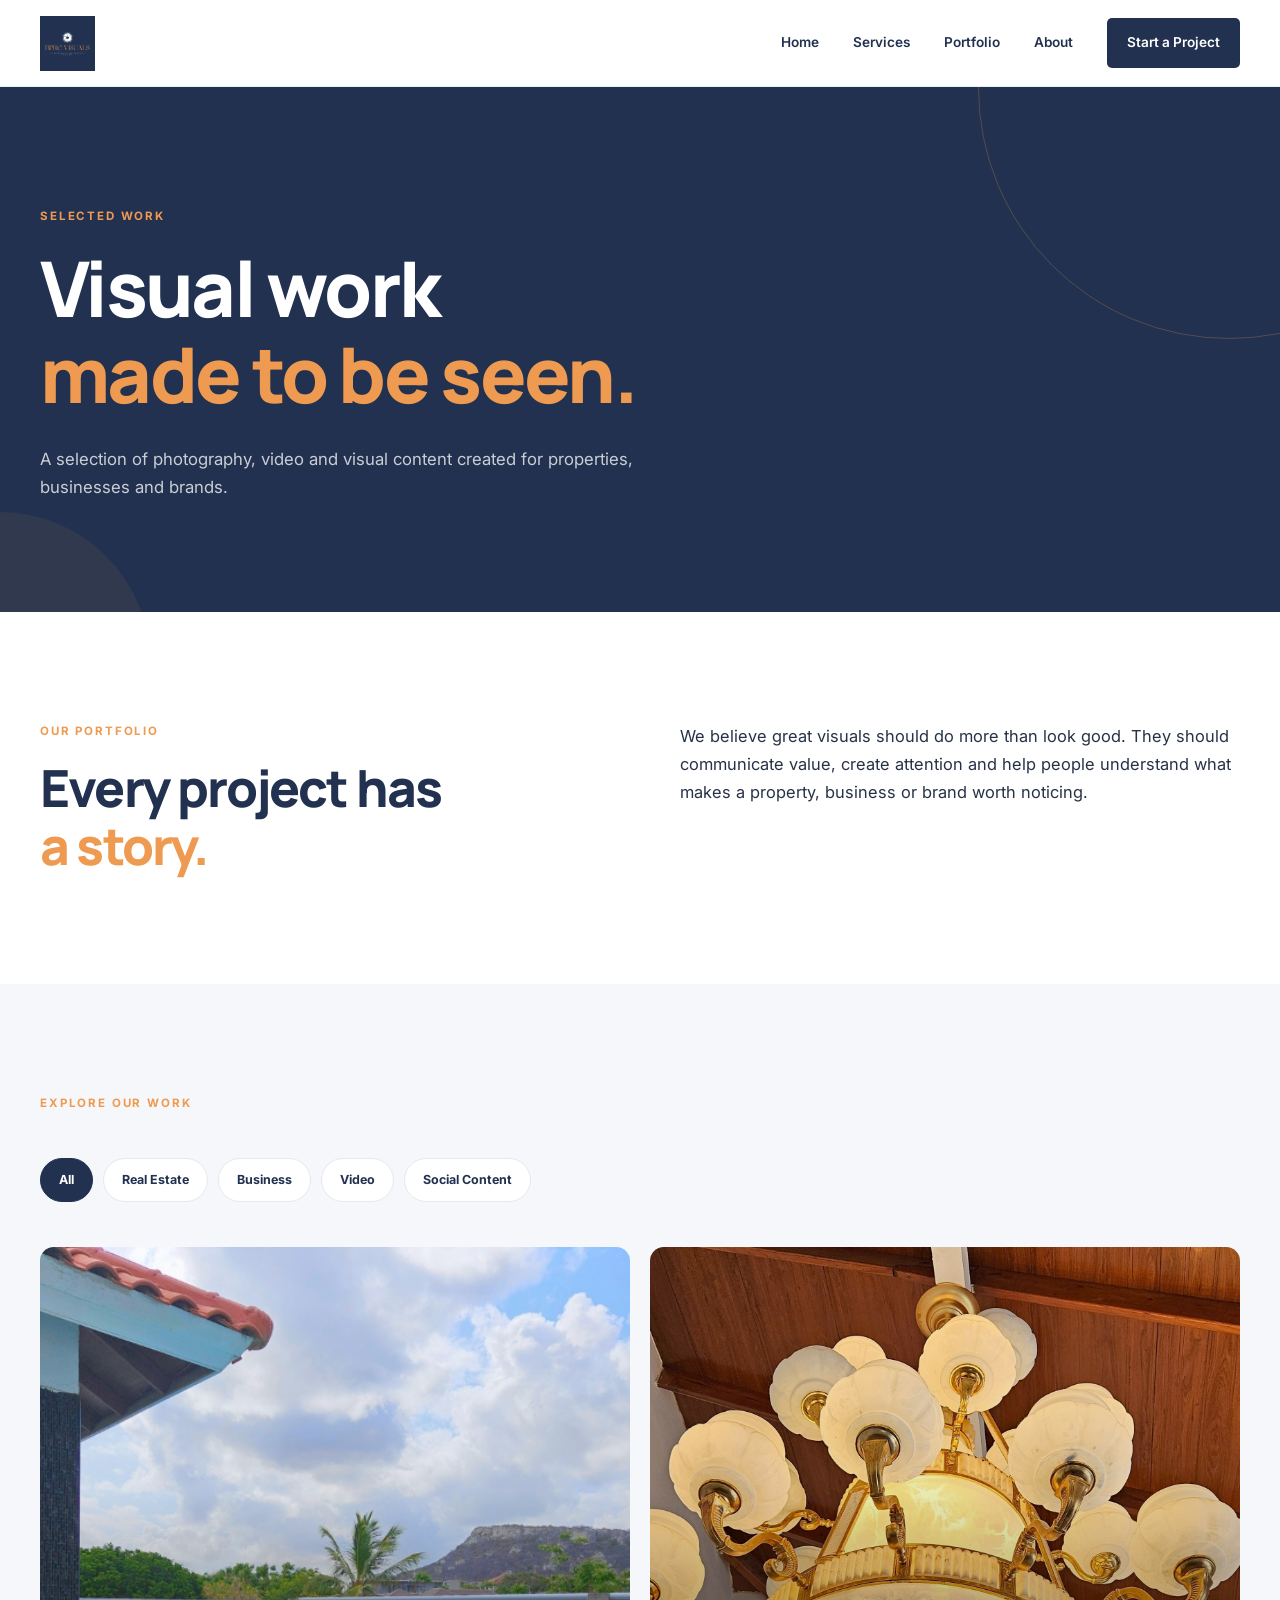
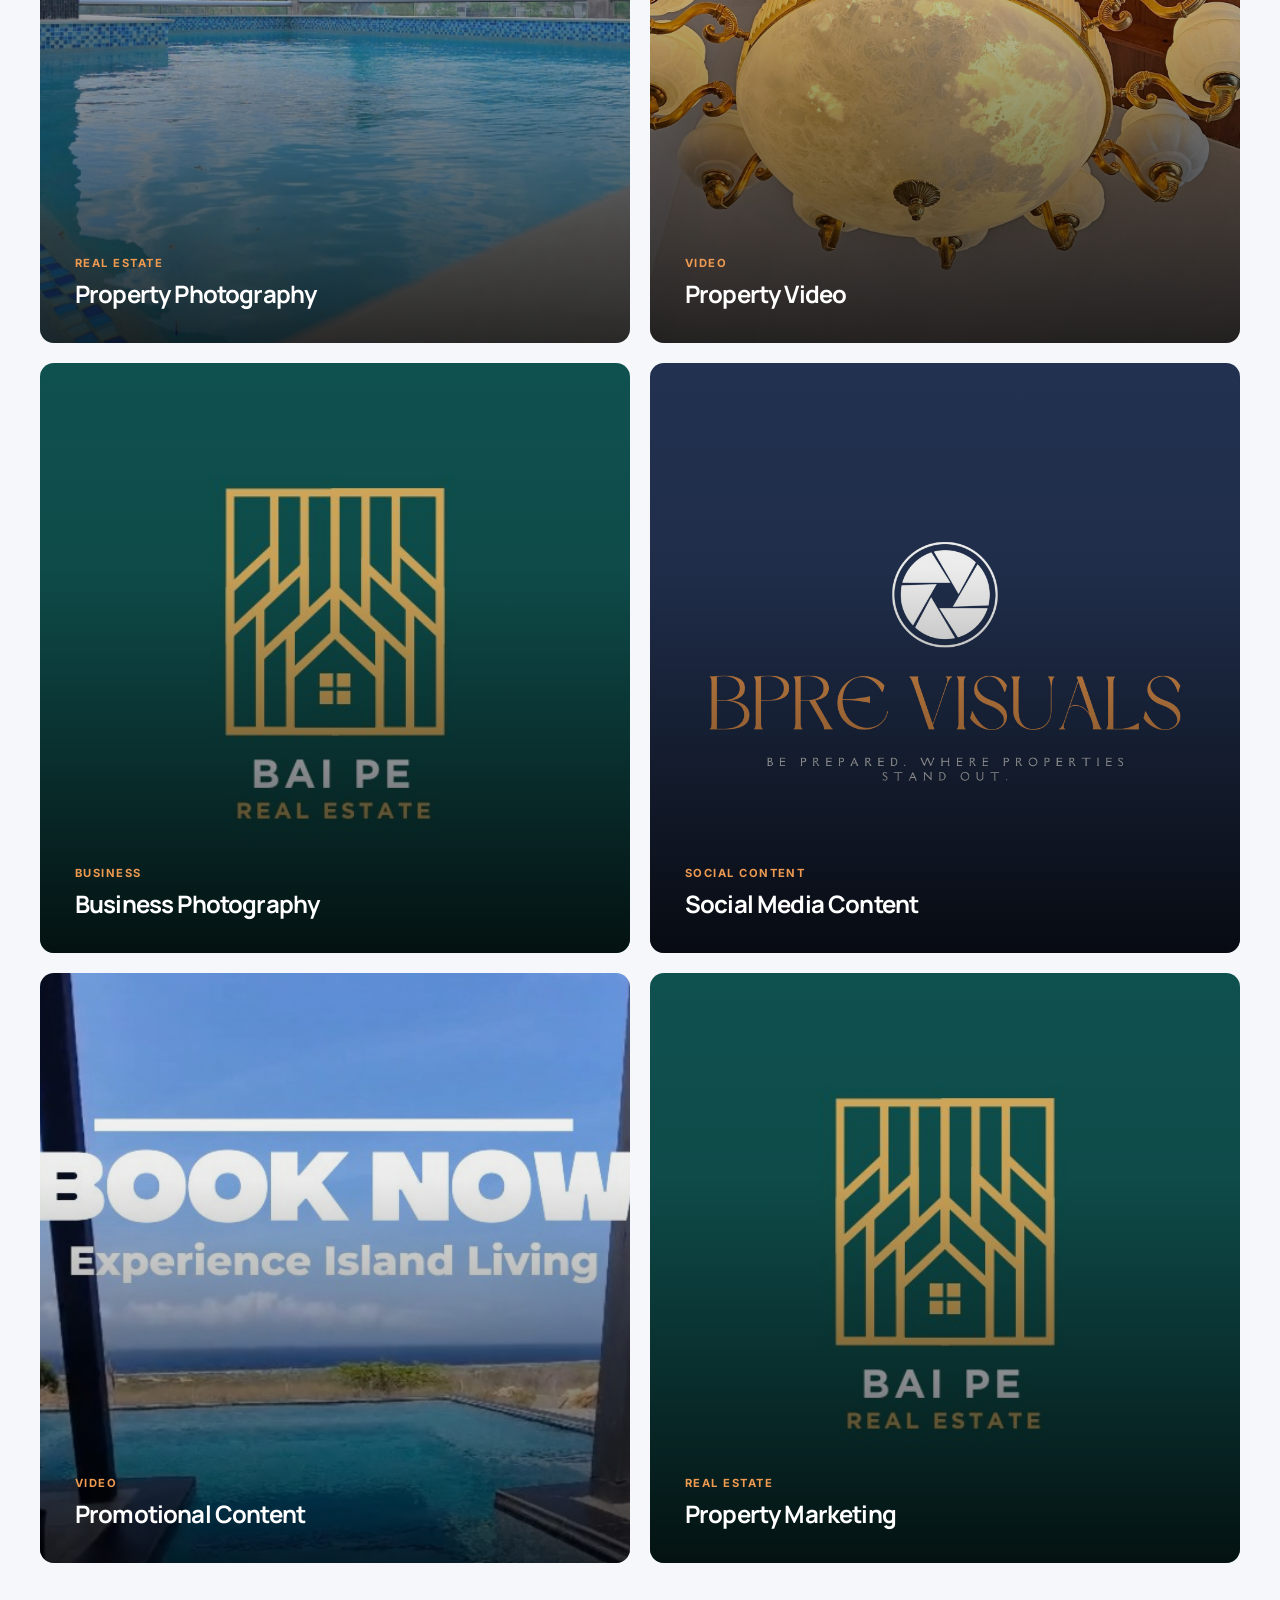
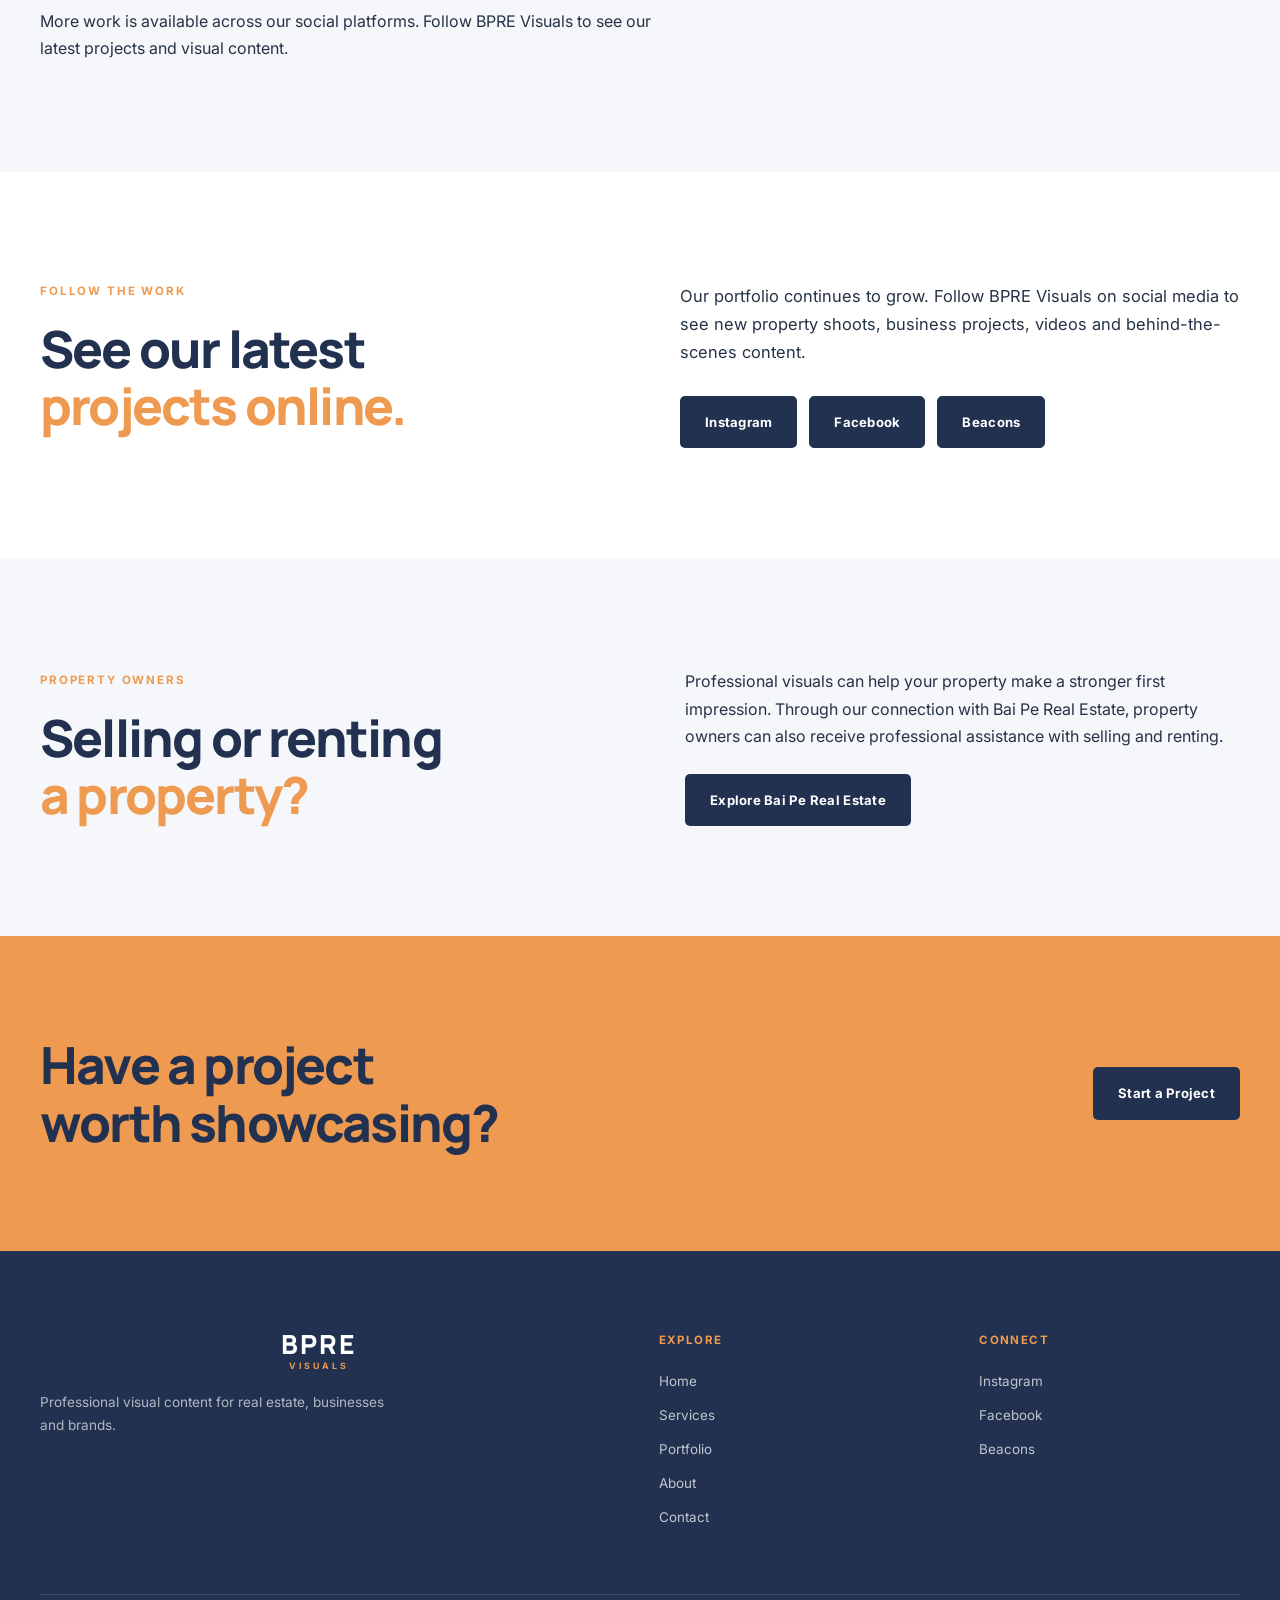
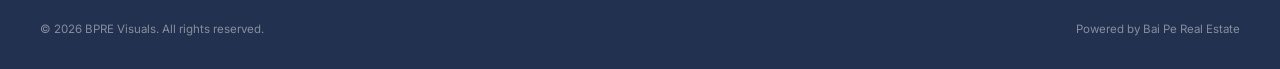
<file: portfolio.html>
<!DOCTYPE html>
<html lang="en">

<head>

    <meta charset="UTF-8">

    <meta
        name="viewport"
        content="width=device-width, initial-scale=1.0"
    >

    <meta
        name="description"
        content="Explore selected photography, video and visual content created by BPRE Visuals for real estate, businesses and brands."
    >

    <title>
        Portfolio | BPRE Visuals
    </title>


    <!-- GOOGLE FONTS -->

    <link
        rel="preconnect"
        href="https://fonts.googleapis.com"
    >

    <link
        rel="preconnect"
        href="https://fonts.gstatic.com"
        crossorigin
    >

    <link
        href="https://fonts.googleapis.com/css2?family=Inter:wght@400;500;600;700&family=Manrope:wght@500;600;700;800&display=swap"
        rel="stylesheet"
    >


    <!-- GLOBAL CSS -->

    <link
        rel="stylesheet"
        href="css/style.css"
    >

</head>


<body>


<!-- =====================================================
     HEADER
===================================================== -->

<header class="site-header">

    <div class="container header-inner">

        <a href="index.html" class="logo">
            <img
                src="images/logo/bpre-visuals-logo.png"
                alt="BPRE Visuals"
            >
        </a>

        <nav class="main-nav">

            <a href="index.html">Home</a>
            <a href="services.html">Services</a>
            <a href="portfolio.html">Portfolio</a>
            <a href="about.html">About</a>
            <a href="contact.html" class="nav-button">
                Start a Project
            </a>

        </nav>

        <button
            class="menu-toggle"
            aria-label="Open navigation"
            type="button"
        >
            <span></span>
            <span></span>
            <span></span>
        </button>

    </div>

</header>


<!-- =====================================================
     PAGE HERO
===================================================== -->

<section class="page-hero">

    <div class="container">


        <p class="eyebrow">
            SELECTED WORK
        </p>


        <h1>

            Visual work
            <br>

            <span style="color:#EE9A50;">
                made to be seen.
            </span>

        </h1>


        <p>

            A selection of photography, video and visual
            content created for properties, businesses and
            brands.

        </p>

    </div>

</section>



<main>


<!-- =====================================================
     PORTFOLIO INTRO
===================================================== -->

<section class="section">

    <div class="container">


        <div class="intro-grid">


            <div>

                <p class="eyebrow">
                    OUR PORTFOLIO
                </p>


                <h2>

                    Every project has
                    <br>

                    <span style="color:#EE9A50;">
                        a story.
                    </span>

                </h2>

            </div>


            <div class="intro-text">

                <p>

                    We believe great visuals should do more
                    than look good.

                    They should communicate value, create
                    attention and help people understand what
                    makes a property, business or brand worth
                    noticing.

                </p>

            </div>

        </div>


    </div>

</section>



<!-- =====================================================
     PORTFOLIO FILTER
===================================================== -->

<section class="section section-light">

    <div class="container">


        <p class="eyebrow">
            EXPLORE OUR WORK
        </p>


        <div class="portfolio-filter">


            <button
                class="filter-button active"
                data-filter="all"
            >
                All
            </button>


            <button
                class="filter-button"
                data-filter="real-estate"
            >
                Real Estate
            </button>


            <button
                class="filter-button"
                data-filter="business"
            >
                Business
            </button>


            <button
                class="filter-button"
                data-filter="video"
            >
                Video
            </button>


            <button
                class="filter-button"
                data-filter="social"
            >
                Social Content
            </button>


        </div>



        <!-- =================================================
             PORTFOLIO GRID
        ================================================= -->


        <div class="portfolio-grid">


            <!-- =================================================
                 PROJECT 01
            ================================================= -->

            <a
                href="https://www.facebook.com/reel/1334599401775169"
                target="_blank"
                rel="noopener"
                class="portfolio-item large"
                data-category="real-estate"
            >


                <!-- TEMPORARY IMAGE -->

                <img
                    src="images/portfolio/project-01.jpg"
                    alt="BPRE Visuals real estate photography"
                    class="portfolio-image"
                >


                <div class="portfolio-overlay">

                    <small>
                        Real Estate
                    </small>

                    <h3>
                        Property Photography
                    </h3>

                </div>


            </a>



            <!-- =================================================
                 PROJECT 02
            ================================================= -->

            <a
                href="https://www.instagram.com/p/DYXYVAEFJTb/"
                target="_blank"
                rel="noopener"
                class="portfolio-item"
                data-category="video"
            >


                <img
                    src="images/portfolio/project-02.jpg"
                    alt="BPRE Visuals property video"
                    class="portfolio-image"
                >


                <div class="portfolio-overlay">

                    <small>
                        Video
                    </small>

                    <h3>
                        Property Video
                    </h3>

                </div>


            </a>



            <!-- =================================================
                 PROJECT 03
            ================================================= -->

            <a
                href="https:https:https://www.instagram.com/p/Db6uD8SlLMF/?hl=en/"
                target="_blank"
                rel="noopener"
                class="portfolio-item"
                data-category="business"
            >


                <img
                    src="images/portfolio/project-03.jpg"
                    alt="BPRE Visuals business photography"
                    class="portfolio-image"
                >


                <div class="portfolio-overlay">

                    <small>
                        Business
                    </small>

                    <h3>
                        Business Photography
                    </h3>

                </div>


            </a>



            <!-- =================================================
                 PROJECT 04
            ================================================= -->

            <a
                href="https://www.facebook.com/reel/941659518409217"
                target="_blank"
                rel="noopener"
                class="portfolio-item"
                data-category="social"
            >


                <img
                    src="images/portfolio/project-04.jpg"
                    alt="BPRE Visuals social media content"
                    class="portfolio-image"
                >


                <div class="portfolio-overlay">

                    <small>
                        Social Content
                    </small>

                    <h3>
                        Social Media Content
                    </h3>

                </div>


            </a>



            <!-- =================================================
                 PROJECT 05
            ================================================= -->

            <a
                href="https://www.facebook.com/reel/1970253553862808"
                target="_blank"
                rel="noopener"
                class="portfolio-item large"
                data-category="video"
            >


                <img
                    src="images/portfolio/project-05.jpg"
                    alt="BPRE Visuals promotional video"
                    class="portfolio-image"
                >


                <div class="portfolio-overlay">

                    <small>
                        Video
                    </small>

                    <h3>
                        Promotional Content
                    </h3>

                </div>


            </a>



            <!-- =================================================
                 PROJECT 06
            ================================================= -->

            <a
                href="https://www.instagram.com/p/DXO3f2xCvIU/"
                target="_blank"
                rel="noopener"
                class="portfolio-item"
                data-category="real-estate"
            >


                <img
                    src="images/portfolio/project-06.jpg"
                    alt="BPRE Visuals property marketing"
                    class="portfolio-image"
                >


                <div class="portfolio-overlay">

                    <small>
                        Real Estate
                    </small>

                    <h3>
                        Property Marketing
                    </h3>

                </div>


            </a>



        </div>


        <!-- =================================================
             PORTFOLIO NOTE
        ================================================= -->

        <div
            style="
                margin-top:45px;
                max-width:650px;
            "
        >

            <p>

                More work is available across our social
                platforms.

                Follow BPRE Visuals to see our latest
                projects and visual content.

            </p>

        </div>


    </div>

</section>



<!-- =====================================================
     SOCIAL MEDIA
===================================================== -->

<section class="section">

    <div class="container">


        <div class="intro-grid">


            <div>

                <p class="eyebrow">
                    FOLLOW THE WORK
                </p>


                <h2>

                    See our latest
                    <br>

                    <span style="color:#EE9A50;">
                        projects online.
                    </span>

                </h2>

            </div>


            <div class="intro-text">

                <p>

                    Our portfolio continues to grow.

                    Follow BPRE Visuals on social media to
                    see new property shoots, business
                    projects, videos and behind-the-scenes
                    content.

                </p>


                <div
                    class="buttons"
                    style="margin-top:30px;"
                >


                    <a
                        href="https://www.instagram.com/bprevisuals/"
                        target="_blank"
                        rel="noopener"
                        class="button button-dark"
                    >
                        Instagram
                    </a>


                    <a
                        href="https://www.facebook.com/BPREvisuals/"
                        target="_blank"
                        rel="noopener"
                        class="button button-outline"
                        style="
                            background:#21314F;
                            color:#FFFFFF;
                        "
                    >
                        Facebook
                    </a>


                    <a
                        href="https://beacons.ai/bprevisuals"
                        target="_blank"
                        rel="noopener"
                        class="button button-outline"
                        style="
                            background:#21314F;
                            color:#FFFFFF;
                        "
                    >
                        Beacons
                    </a>


                </div>

            </div>


        </div>

    </div>

</section>



<!-- =====================================================
     REAL ESTATE CROSSOVER
===================================================== -->

<section class="section section-light">

    <div class="container partner-grid">


        <div>

            <p class="eyebrow">
                PROPERTY OWNERS
            </p>


            <h2>

                Selling or renting
                <br>

                <span style="color:#EE9A50;">
                    a property?
                </span>

            </h2>

        </div>


        <div class="partner-content">

            <p>

                Professional visuals can help your property
                make a stronger first impression.

                Through our connection with Bai Pe Real Estate,
                property owners can also receive professional
                assistance with selling and renting.

            </p>


            <a
                href="https://baiperealestate.com"
                target="_blank"
                rel="noopener"
                class="button button-dark"
            >
                Explore Bai Pe Real Estate
            </a>

        </div>


    </div>

</section>



<!-- =====================================================
     CTA
===================================================== -->

<section class="cta">

    <div class="container cta-inner">


        <h2>

            Have a project
            <br>

            worth showcasing?

        </h2>


        <a
            href="contact.html"
            class="button button-dark"
        >
            Start a Project
        </a>


    </div>

</section>


</main>



<!-- =====================================================
     FOOTER
===================================================== -->

<footer class="site-footer">

    <div class="container">


        <div class="footer-grid">


            <!-- BRAND -->

            <div>

                <a
                    href="index.html"
                    class="logo"
                >

                    <span class="logo-main">
                        BPRE
                    </span>

                    <span class="logo-sub">
                        VISUALS
                    </span>

                </a>


                <p style="margin-top:20px;">

                    Professional visual content
                    for real estate, businesses
                    and brands.

                </p>

            </div>


            <!-- EXPLORE -->

            <div>

                <div class="footer-title">
                    Explore
                </div>


                <div class="footer-links">

                    <a href="index.html">
                        Home
                    </a>

                    <a href="services.html">
                        Services
                    </a>

                    <a href="portfolio.html">
                        Portfolio
                    </a>

                    <a href="about.html">
                        About
                    </a>

                    <a href="contact.html">
                        Contact
                    </a>

                </div>

            </div>


            <!-- SOCIAL -->

            <div>

                <div class="footer-title">
                    Connect
                </div>


                <div class="footer-links">

                    <a
                        href="https://www.instagram.com/bprevisuals/"
                        target="_blank"
                        rel="noopener"
                    >
                        Instagram
                    </a>


                    <a
                        href="https://www.facebook.com/BPREvisuals/"
                        target="_blank"
                        rel="noopener"
                    >
                        Facebook
                    </a>


                    <a
                        href="https://beacons.ai/bprevisuals"
                        target="_blank"
                        rel="noopener"
                    >
                        Beacons
                    </a>

                </div>

            </div>


        </div>



        <div class="footer-bottom">


            <span>

                © <span id="current-year"></span>
                BPRE Visuals.
                All rights reserved.

            </span>


            <span>

                Powered by Bai Pe Real Estate

            </span>


        </div>


    </div>

</footer>



<script src="js/script.js"></script>


</body>

</html>
</file>
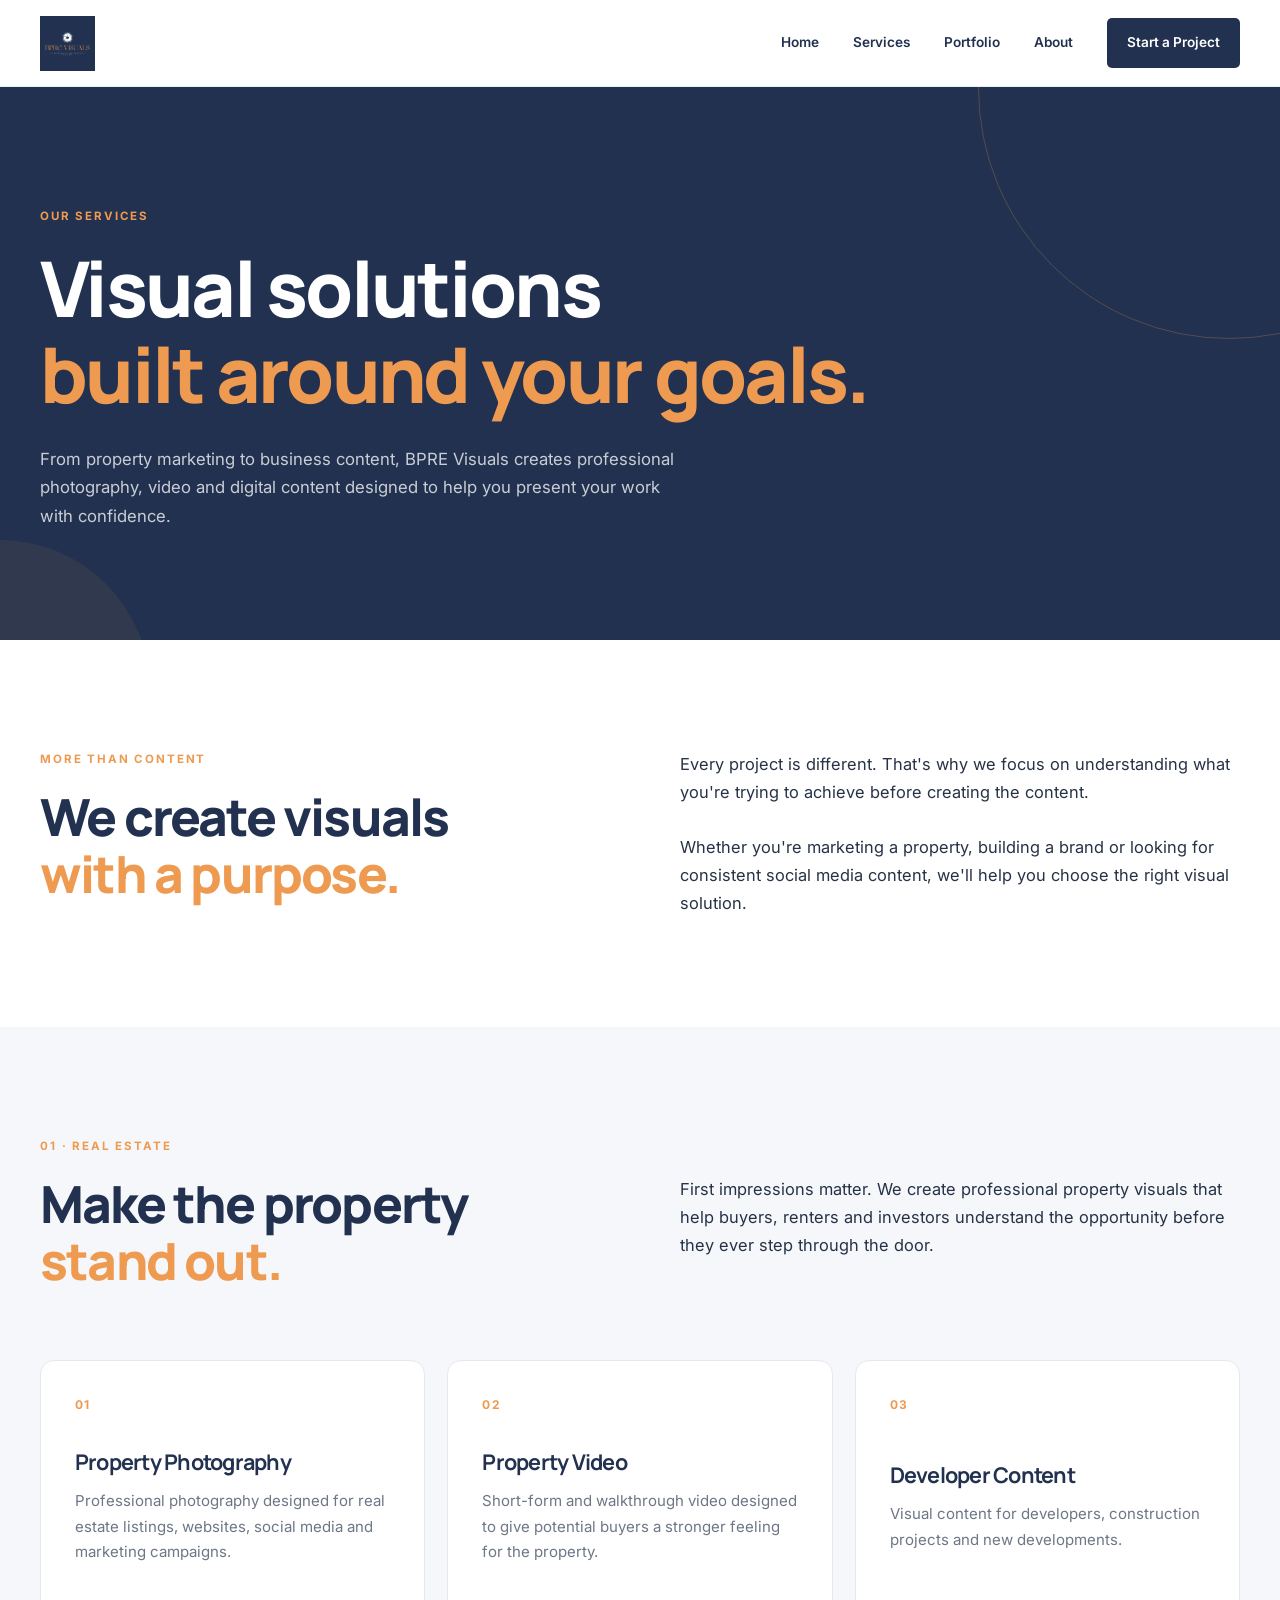
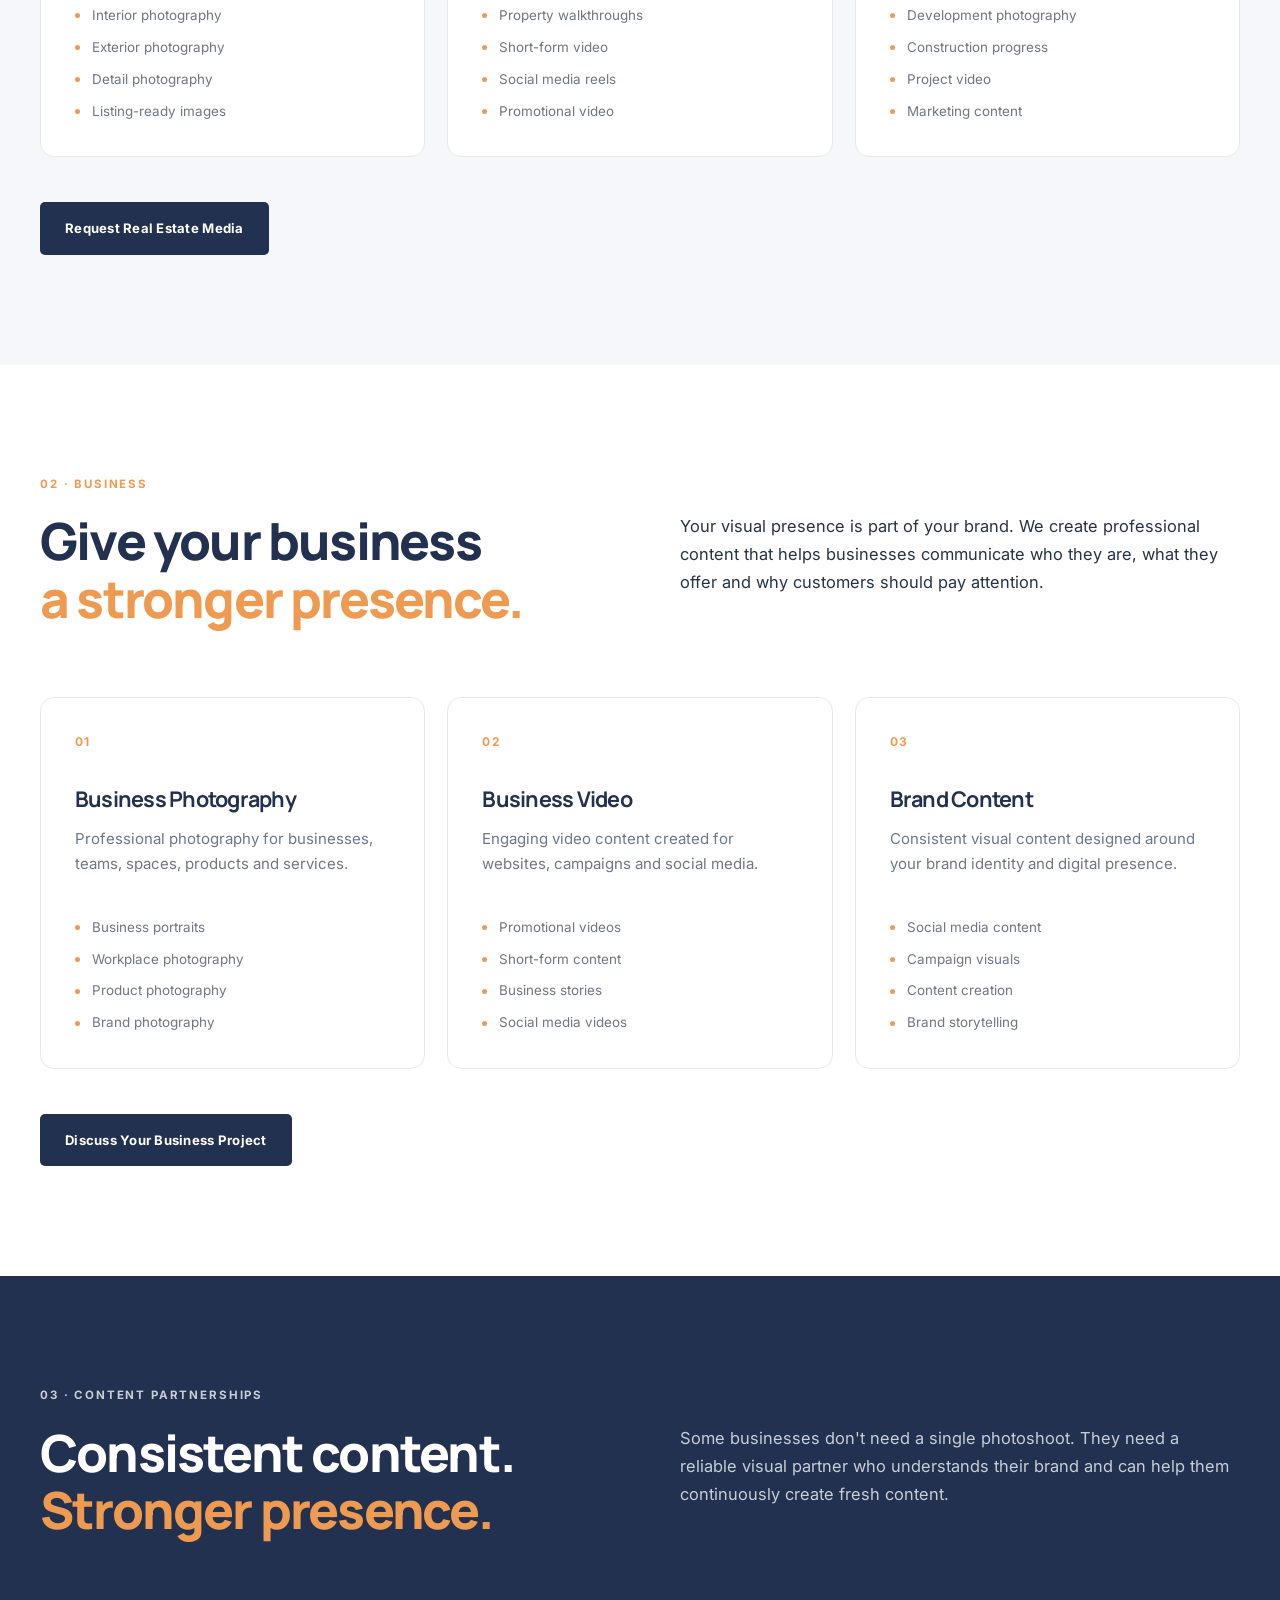
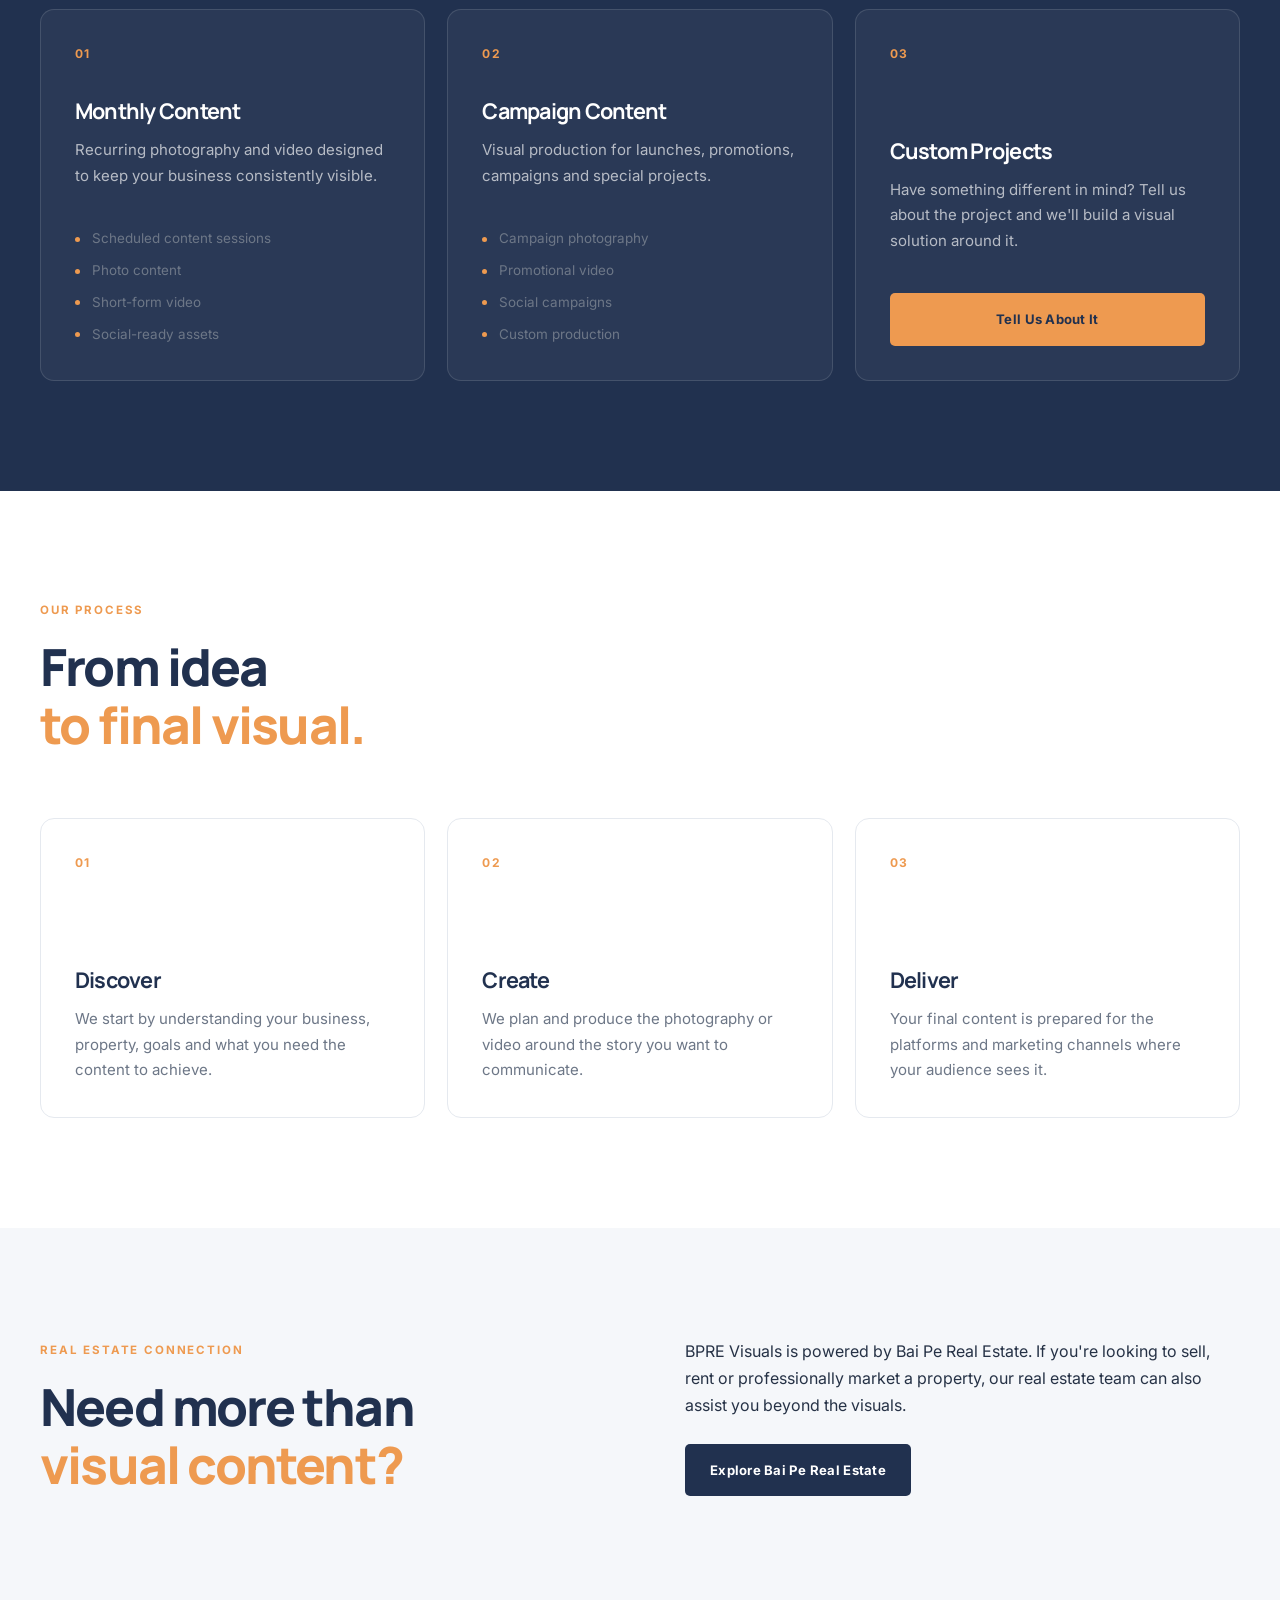
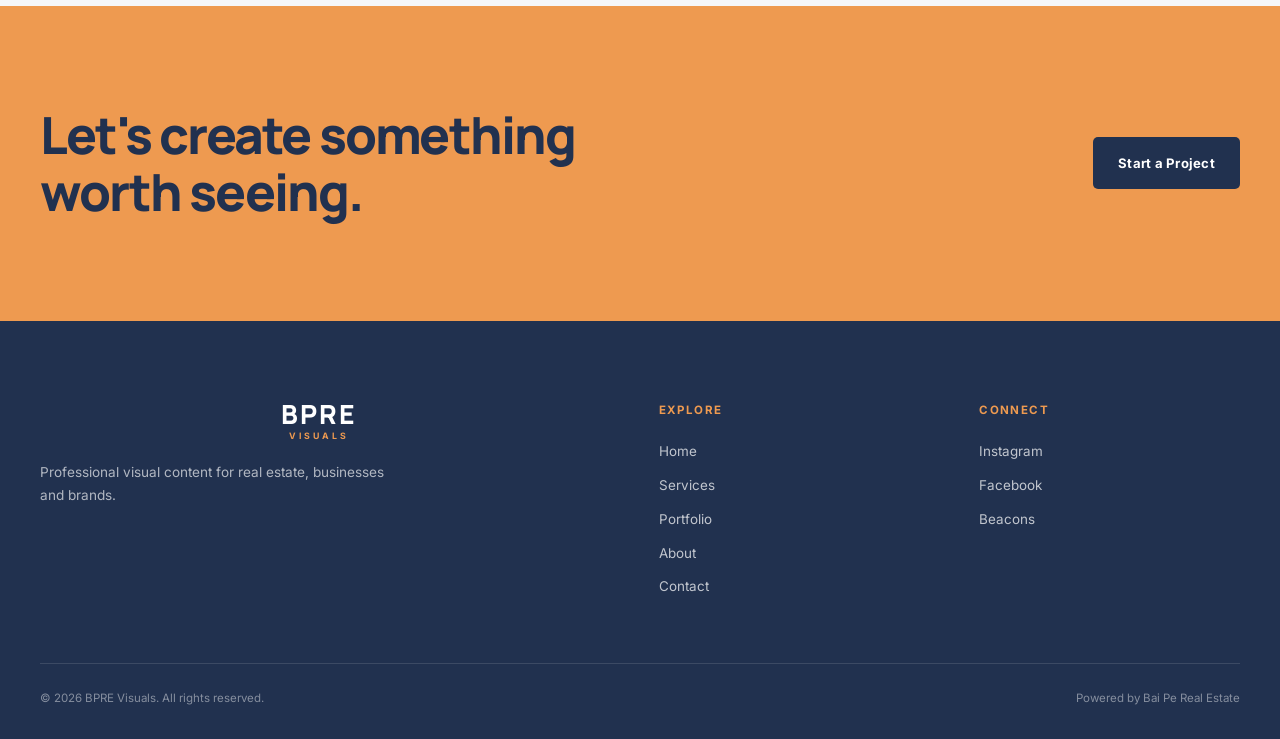
<file: services.html>
<!DOCTYPE html>
<html lang="en">

<head>

    <meta charset="UTF-8">

    <meta
        name="viewport"
        content="width=device-width, initial-scale=1.0"
    >

    <meta
        name="description"
        content="Explore BPRE Visuals services including real estate photography, property video, business photography, social media content and visual production in Curaçao."
    >

    <title>
        Services | BPRE Visuals
    </title>

    <link
        rel="preconnect"
        href="https://fonts.googleapis.com"
    >

    <link
        rel="preconnect"
        href="https://fonts.gstatic.com"
        crossorigin
    >

    <link
        href="https://fonts.googleapis.com/css2?family=Inter:wght@400;500;600;700&family=Manrope:wght@500;600;700;800&display=swap"
        rel="stylesheet"
    >

    <link
        rel="stylesheet"
        href="css/style.css"
    >

</head>


<body>


<!-- =====================================================
     HEADER
===================================================== -->

<header class="site-header">

    <div class="container header-inner">

        <a href="index.html" class="logo">
            <img
                src="images/logo/bpre-visuals-logo.png"
                alt="BPRE Visuals"
            >
        </a>

        <nav class="main-nav">

            <a href="index.html">Home</a>
            <a href="services.html">Services</a>
            <a href="portfolio.html">Portfolio</a>
            <a href="about.html">About</a>
            <a href="contact.html" class="nav-button">
                Start a Project
            </a>

        </nav>

        <button
            class="menu-toggle"
            aria-label="Open navigation"
            type="button"
        >
            <span></span>
            <span></span>
            <span></span>
        </button>

    </div>

</header>

<!-- =====================================================
     PAGE HERO
===================================================== -->

<section class="page-hero">

    <div class="container">

        <p class="eyebrow">
            OUR SERVICES
        </p>


        <h1>

            Visual solutions
            <br>

            <span style="color:#EE9A50;">
                built around your goals.
            </span>

        </h1>


        <p>

            From property marketing to business content,
            BPRE Visuals creates professional photography,
            video and digital content designed to help you
            present your work with confidence.

        </p>

    </div>

</section>


<main>


<!-- =====================================================
     INTRO
===================================================== -->

<section class="section">

    <div class="container intro-grid">

        <div>

            <p class="eyebrow">
                MORE THAN CONTENT
            </p>

            <h2>

                We create visuals
                <br>

                <span style="color:#EE9A50;">
                    with a purpose.
                </span>

            </h2>

        </div>


        <div class="intro-text">

            <p>

                Every project is different.

                That's why we focus on understanding what
                you're trying to achieve before creating the
                content.

            </p>

            <br>

            <p>

                Whether you're marketing a property, building
                a brand or looking for consistent social media
                content, we'll help you choose the right
                visual solution.

            </p>

        </div>

    </div>

</section>


<!-- =====================================================
     REAL ESTATE SERVICES
===================================================== -->

<section
    class="section section-light"
    id="real-estate"
>

    <div class="container">


        <p class="eyebrow">
            01 · REAL ESTATE
        </p>


        <div class="intro-grid">

            <div>

                <h2>

                    Make the property
                    <br>

                    <span style="color:#EE9A50;">
                        stand out.
                    </span>

                </h2>

            </div>


            <div class="intro-text">

                <p>

                    First impressions matter.

                    We create professional property visuals
                    that help buyers, renters and investors
                    understand the opportunity before they
                    ever step through the door.

                </p>

            </div>

        </div>


        <div
            class="services-grid"
            style="margin-top:70px;"
        >


            <!-- PROPERTY PHOTOGRAPHY -->

            <article class="service-card">

                <span class="service-number">
                    01
                </span>


                <div>

                    <h3>
                        Property Photography
                    </h3>

                    <p>

                        Professional photography designed
                        for real estate listings, websites,
                        social media and marketing campaigns.

                    </p>

                </div>


                <ul class="service-list">

                    <li>
                        Interior photography
                    </li>

                    <li>
                        Exterior photography
                    </li>

                    <li>
                        Detail photography
                    </li>

                    <li>
                        Listing-ready images
                    </li>

                </ul>

            </article>


            <!-- PROPERTY VIDEO -->

            <article class="service-card">

                <span class="service-number">
                    02
                </span>


                <div>

                    <h3>
                        Property Video
                    </h3>

                    <p>

                        Short-form and walkthrough video
                        designed to give potential buyers
                        a stronger feeling for the property.

                    </p>

                </div>


                <ul class="service-list">

                    <li>
                        Property walkthroughs
                    </li>

                    <li>
                        Short-form video
                    </li>

                    <li>
                        Social media reels
                    </li>

                    <li>
                        Promotional video
                    </li>

                </ul>

            </article>


            <!-- DEVELOPERS -->

            <article class="service-card">

                <span class="service-number">
                    03
                </span>


                <div>

                    <h3>
                        Developer Content
                    </h3>

                    <p>

                        Visual content for developers,
                        construction projects and new
                        developments.

                    </p>

                </div>


                <ul class="service-list">

                    <li>
                        Development photography
                    </li>

                    <li>
                        Construction progress
                    </li>

                    <li>
                        Project video
                    </li>

                    <li>
                        Marketing content
                    </li>

                </ul>

            </article>


        </div>


        <div style="margin-top:45px;">

            <a
                href="contact.html"
                class="button button-dark"
            >
                Request Real Estate Media
            </a>

        </div>

    </div>

</section>


<!-- =====================================================
     BUSINESS SERVICES
===================================================== -->

<section
    class="section"
    id="business"
>

    <div class="container">


        <p class="eyebrow">
            02 · BUSINESS
        </p>


        <div class="intro-grid">

            <div>

                <h2>

                    Give your business
                    <br>

                    <span style="color:#EE9A50;">
                        a stronger presence.
                    </span>

                </h2>

            </div>


            <div class="intro-text">

                <p>

                    Your visual presence is part of your
                    brand.

                    We create professional content that helps
                    businesses communicate who they are,
                    what they offer and why customers should
                    pay attention.

                </p>

            </div>

        </div>


        <div
            class="services-grid"
            style="margin-top:70px;"
        >


            <!-- BUSINESS PHOTOGRAPHY -->

            <article class="service-card">

                <span class="service-number">
                    01
                </span>


                <div>

                    <h3>
                        Business Photography
                    </h3>

                    <p>

                        Professional photography for
                        businesses, teams, spaces, products
                        and services.

                    </p>

                </div>


                <ul class="service-list">

                    <li>
                        Business portraits
                    </li>

                    <li>
                        Workplace photography
                    </li>

                    <li>
                        Product photography
                    </li>

                    <li>
                        Brand photography
                    </li>

                </ul>

            </article>


            <!-- BUSINESS VIDEO -->

            <article class="service-card">

                <span class="service-number">
                    02
                </span>


                <div>

                    <h3>
                        Business Video
                    </h3>

                    <p>

                        Engaging video content created for
                        websites, campaigns and social media.

                    </p>

                </div>


                <ul class="service-list">

                    <li>
                        Promotional videos
                    </li>

                    <li>
                        Short-form content
                    </li>

                    <li>
                        Business stories
                    </li>

                    <li>
                        Social media videos
                    </li>

                </ul>

            </article>


            <!-- BRAND CONTENT -->

            <article class="service-card">

                <span class="service-number">
                    03
                </span>


                <div>

                    <h3>
                        Brand Content
                    </h3>

                    <p>

                        Consistent visual content designed
                        around your brand identity and digital
                        presence.

                    </p>

                </div>


                <ul class="service-list">

                    <li>
                        Social media content
                    </li>

                    <li>
                        Campaign visuals
                    </li>

                    <li>
                        Content creation
                    </li>

                    <li>
                        Brand storytelling
                    </li>

                </ul>

            </article>


        </div>


        <div style="margin-top:45px;">

            <a
                href="contact.html"
                class="button button-dark"
            >
                Discuss Your Business Project
            </a>

        </div>

    </div>

</section>


<!-- =====================================================
     CONTENT PARTNERSHIPS
===================================================== -->

<section
    class="section section-dark"
    id="content"
>

    <div class="container">


        <p class="eyebrow">
            03 · CONTENT PARTNERSHIPS
        </p>


        <div class="intro-grid">

            <div>

                <h2>

                    Consistent content.
                    <br>

                    <span style="color:#EE9A50;">
                        Stronger presence.
                    </span>

                </h2>

            </div>


            <div class="intro-text">

                <p>

                    Some businesses don't need a single
                    photoshoot.

                    They need a reliable visual partner who
                    understands their brand and can help them
                    continuously create fresh content.

                </p>

            </div>

        </div>


        <div
            class="services-grid"
            style="margin-top:70px;"
        >


            <article class="service-card">

                <span class="service-number">
                    01
                </span>


                <div>

                    <h3>
                        Monthly Content
                    </h3>

                    <p>

                        Recurring photography and video
                        designed to keep your business
                        consistently visible.

                    </p>

                </div>

                <ul class="service-list">

                    <li>
                        Scheduled content sessions
                    </li>

                    <li>
                        Photo content
                    </li>

                    <li>
                        Short-form video
                    </li>

                    <li>
                        Social-ready assets
                    </li>

                </ul>

            </article>


            <article class="service-card">

                <span class="service-number">
                    02
                </span>


                <div>

                    <h3>
                        Campaign Content
                    </h3>

                    <p>

                        Visual production for launches,
                        promotions, campaigns and special
                        projects.

                    </p>

                </div>

                <ul class="service-list">

                    <li>
                        Campaign photography
                    </li>

                    <li>
                        Promotional video
                    </li>

                    <li>
                        Social campaigns
                    </li>

                    <li>
                        Custom production
                    </li>

                </ul>

            </article>


            <article class="service-card">

                <span class="service-number">
                    03
                </span>


                <div>

                    <h3>
                        Custom Projects
                    </h3>

                    <p>

                        Have something different in mind?

                        Tell us about the project and we'll
                        build a visual solution around it.

                    </p>

                </div>


                <a
                    href="contact.html"
                    class="button button-primary"
                >
                    Tell Us About It
                </a>

            </article>


        </div>

    </div>

</section>


<!-- =====================================================
     HOW WE WORK
===================================================== -->

<section class="section">

    <div class="container">


        <p class="eyebrow">
            OUR PROCESS
        </p>


        <h2>

            From idea
            <br>

            <span style="color:#EE9A50;">
                to final visual.
            </span>

        </h2>


        <div
            class="services-grid"
            style="margin-top:65px;"
        >


            <article class="service-card">

                <span class="service-number">
                    01
                </span>

                <div>

                    <h3>
                        Discover
                    </h3>

                    <p>

                        We start by understanding your
                        business, property, goals and
                        what you need the content to achieve.

                    </p>

                </div>

            </article>


            <article class="service-card">

                <span class="service-number">
                    02
                </span>

                <div>

                    <h3>
                        Create
                    </h3>

                    <p>

                        We plan and produce the photography
                        or video around the story you want
                        to communicate.

                    </p>

                </div>

            </article>


            <article class="service-card">

                <span class="service-number">
                    03
                </span>

                <div>

                    <h3>
                        Deliver
                    </h3>

                    <p>

                        Your final content is prepared for
                        the platforms and marketing channels
                        where your audience sees it.

                    </p>

                </div>

            </article>


        </div>

    </div>

</section>


<!-- =====================================================
     BAI PE CROSSOVER
===================================================== -->

<section class="section section-light">

    <div class="container partner-grid">

        <div>

            <p class="eyebrow">
                REAL ESTATE CONNECTION
            </p>

            <h2>

                Need more than
                <br>

                <span style="color:#EE9A50;">
                    visual content?
                </span>

            </h2>

        </div>


        <div class="partner-content">

            <p>

                BPRE Visuals is powered by Bai Pe Real Estate.

                If you're looking to sell, rent or professionally
                market a property, our real estate team can also
                assist you beyond the visuals.

            </p>


            <a
                href="https://baiperealestate.com"
                target="_blank"
                rel="noopener"
                class="button button-dark"
            >
                Explore Bai Pe Real Estate
            </a>

        </div>

    </div>

</section>


<!-- =====================================================
     CTA
===================================================== -->

<section class="cta">

    <div class="container cta-inner">

        <h2>

            Let's create something
            <br>
            worth seeing.

        </h2>


        <a
            href="contact.html"
            class="button button-dark"
        >
            Start a Project
        </a>

    </div>

</section>


</main>


<!-- =====================================================
     FOOTER
===================================================== -->

<footer class="site-footer">

    <div class="container">

        <div class="footer-grid">


            <div>

                <a
                    href="index.html"
                    class="logo"
                >

                    <span class="logo-main">
                        BPRE
                    </span>

                    <span class="logo-sub">
                        VISUALS
                    </span>

                </a>


                <p style="margin-top:20px;">

                    Professional visual content
                    for real estate, businesses
                    and brands.

                </p>

            </div>


            <div>

                <div class="footer-title">
                    Explore
                </div>

                <div class="footer-links">

                    <a href="index.html">
                        Home
                    </a>

                    <a href="services.html">
                        Services
                    </a>

                    <a href="portfolio.html">
                        Portfolio
                    </a>

                    <a href="about.html">
                        About
                    </a>

                    <a href="contact.html">
                        Contact
                    </a>

                </div>

            </div>


            <div>

                <div class="footer-title">
                    Connect
                </div>

                <div class="footer-links">

                    <a
                        href="https://www.instagram.com/bprevisuals/"
                        target="_blank"
                        rel="noopener"
                    >
                        Instagram
                    </a>

                    <a
                        href="https://www.facebook.com/BPREvisuals/"
                        target="_blank"
                        rel="noopener"
                    >
                        Facebook
                    </a>

                    <a
                        href="https://beacons.ai/bprevisuals"
                        target="_blank"
                        rel="noopener"
                    >
                        Beacons
                    </a>

                </div>

            </div>


        </div>


        <div class="footer-bottom">

            <span>

                © <span id="current-year"></span>
                BPRE Visuals.
                All rights reserved.

            </span>


            <span>

                Powered by Bai Pe Real Estate

            </span>

        </div>

    </div>

</footer>


<script src="js/script.js"></script>

</body>

</html>
</file>
<file: css/style.css>
/* =========================================================
   BPRE VISUALS
   GLOBAL WEBSITE STYLES
   Brand:
   Navy  #21314F
   Orange #EE9A50
   White #FFFFFF
========================================================= */


/* =========================================================
   01. ROOT VARIABLES
========================================================= */

:root {

    --bpre-navy: #21314F;
    --bpre-orange: #EE9A50;
    --bpre-white: #FFFFFF;

    --bpre-light: #F5F7FA;
    --bpre-border: #E5E9EF;
    --bpre-text: #263246;
    --bpre-muted: #6D7787;

    --container-width: 1200px;

    --radius-small: 8px;
    --radius-medium: 14px;
    --radius-large: 22px;

    --shadow-soft:
        0 15px 45px rgba(33, 49, 79, 0.08);

    --transition:
        all 0.3s ease;

}


/* =========================================================
   02. RESET
========================================================= */

* {
    margin: 0;
    padding: 0;
    box-sizing: border-box;
}


html {
    scroll-behavior: smooth;
}


body {

    font-family:
        "Inter",
        Arial,
        sans-serif;

    background: var(--bpre-white);

    color: var(--bpre-text);

    line-height: 1.7;

    overflow-x: hidden;

}


img {

    max-width: 100%;

    display: block;

}


a {

    color: inherit;

    text-decoration: none;

}


button,
input,
textarea,
select {

    font: inherit;

}


/* =========================================================
   03. GLOBAL CONTAINER
========================================================= */

.container {

    width: min(
        calc(100% - 48px),
        var(--container-width)
    );

    margin-left: auto;

    margin-right: auto;

}


/* =========================================================
   04. TYPOGRAPHY
========================================================= */

h1,
h2,
h3,
h4 {

    font-family:
        "Manrope",
        Arial,
        sans-serif;

    color: var(--bpre-navy);

    line-height: 1.12;

    letter-spacing: -0.035em;

}


h1 {

    font-size: clamp(
        3rem,
        6vw,
        5.8rem
    );

    font-weight: 800;

}


h2 {

    font-size: clamp(
        2.3rem,
        4vw,
        4.2rem
    );

    font-weight: 800;

}


h3 {

    font-size: 1.35rem;

    font-weight: 700;

}


p {

    color: var(--bpre-text);

}


.eyebrow {

    color: var(--bpre-orange);

    font-size: 0.72rem;

    font-weight: 700;

    letter-spacing: 0.16em;

    text-transform: uppercase;

    margin-bottom: 18px;

}


/* =========================================================
   05. HEADER
========================================================= */

.site-header {

    position: sticky;

    top: 0;

    z-index: 1000;

    background:
        rgba(255, 255, 255, 0.96);

    border-bottom:
        1px solid rgba(33, 49, 79, 0.08);

    backdrop-filter:
        blur(14px);

}


.header-inner {

    min-height: 86px;

    display: flex;

    align-items: center;

    justify-content: space-between;

    gap: 40px;

}


/* =========================================================
   06. LOGO
========================================================= */

.logo {

    display: inline-flex;

    flex-direction: column;

    line-height: 1;

    flex-shrink: 0;

}


.logo-main {

    font-family:
        "Manrope",
        sans-serif;

    font-size: 1.65rem;

    font-weight: 800;

    letter-spacing: 0.08em;

    color: var(--bpre-navy);

}


.logo-sub {

    margin-top: 5px;

    font-size: 0.55rem;

    font-weight: 700;

    letter-spacing: 0.35em;

    color: var(--bpre-orange);

}


/* =========================================================
   07. NAVIGATION
========================================================= */

.main-nav {

    display: flex;

    align-items: center;

    gap: 34px;

}


.main-nav a {

    position: relative;

    color: var(--bpre-navy);

    font-size: 0.85rem;

    font-weight: 600;

    transition:
        var(--transition);

}


.main-nav a:not(.nav-button)::after {

    content: "";

    position: absolute;

    left: 0;

    bottom: -7px;

    width: 0;

    height: 2px;

    background:
        var(--bpre-orange);

    transition:
        width 0.3s ease;

}


.main-nav a:not(.nav-button):hover::after {

    width: 100%;

}


.main-nav a:hover {

    color: var(--bpre-orange);

}


/* =========================================================
   08. NAV BUTTON
========================================================= */

.nav-button {

    padding:
        13px 20px;

    background:
        var(--bpre-navy);

    color:
        var(--bpre-white) !important;

    border-radius:
        5px;

    transition:
        var(--transition);

}


.nav-button:hover {

    background:
        var(--bpre-orange);

    transform:
        translateY(-2px);

}


/* =========================================================
   09. MOBILE MENU BUTTON
========================================================= */

.menu-toggle {

    display: none;

    width: 42px;

    height: 42px;

    border: none;

    background: transparent;

    cursor: pointer;

}


.menu-toggle span {

    display: block;

    width: 24px;

    height: 2px;

    margin:
        5px auto;

    background:
        var(--bpre-navy);

    transition:
        var(--transition);

}

@media (max-width: 900px) {

    .header-inner {
        width: 100%;
        display: flex;
        align-items: center;
        justify-content: space-between;
    }

    .logo {
        flex-shrink: 0;
    }

    .menu-toggle {
        display: flex;
        align-items: center;
        justify-content: center;

        margin-left: auto;
        margin-right: 0;

        flex-shrink: 0;
    }

    .main-nav {
        position: absolute;

        top: 100%;
        left: 16px;
        right: 16px;

        display: none;

        flex-direction: column;

        padding: 15px;

        background: var(--bpre-white);

        border: 1px solid var(--bpre-border);

        border-radius: 12px;

        box-shadow:
            0 15px 45px rgba(33, 49, 79, 0.12);
    }

    .main-nav.active {
        display: flex;
    }

}

/* =========================================================
   09B. HOME HERO
========================================================= */

.hero {

    position: relative;

    padding: 100px 0 110px;

    background: var(--bpre-white);

    overflow: hidden;

}


/* HERO GRID */

.hero-grid {

    display: grid;

    grid-template-columns:
        1.05fr
        0.95fr;

    gap: 80px;

    align-items: center;

}


/* HERO CONTENT */

.hero-content {

    max-width: 700px;

}


.hero-content h1 {

    max-width: 700px;

}


.hero-content h1 span {

    display: block;

    color: var(--bpre-orange);

}


.hero-description {

    max-width: 590px;

    margin-top: 30px;

    margin-bottom: 35px;

    color: var(--bpre-muted);

    font-size: 1.05rem;

    line-height: 1.8;

}


/* =========================================================
   HERO IMAGE
========================================================= */

.hero-visual {

    position: relative;

    min-height: 570px;

    display: flex;

    align-items: center;

    justify-content: center;

}


/* IMAGE FRAME */

.hero-image-frame {

    position: relative;

    width: 100%;

    height: 570px;

    overflow: hidden;

    border-radius: 22px;

    background: var(--bpre-light);

    box-shadow:
        0 25px 70px rgba(33, 49, 79, 0.16);

    z-index: 2;

}


/* IMAGE */

.hero-image {

    width: 100%;

    height: 100%;

    object-fit: cover;

    object-position: center;

    transition:
        transform 0.8s ease;

}


/* IMAGE HOVER */

.hero-image-frame:hover .hero-image {

    transform: scale(1.035);

}


/* =========================================================
   ORANGE DECORATIVE ELEMENT
========================================================= */

.hero-accent {

    position: absolute;

    width: 190px;

    height: 190px;

    right: -35px;

    bottom: -35px;

    border-radius: 50%;

    background:
        var(--bpre-orange);

    z-index: 1;

}


/* =========================================================
   NAVY DECORATIVE ELEMENT
========================================================= */

.hero-visual::before {

    content: "";

    position: absolute;

    width: 120px;

    height: 120px;

    left: -35px;

    top: -35px;

    border-radius: 50%;

    border: 2px solid
        rgba(238, 154, 80, 0.35);

    z-index: 1;

}

/* =========================================================
   10. PAGE HERO
========================================================= */

.page-hero {

    position: relative;

    padding:
        120px 0 110px;

    background:
        var(--bpre-navy);

    overflow: hidden;

}


.page-hero::before {

    content: "";

    position: absolute;

    width: 500px;

    height: 500px;

    right: -200px;

    top: -250px;

    border-radius: 50%;

    border:
        1px solid rgba(238, 154, 80, 0.25);

}


.page-hero::after {

    content: "";

    position: absolute;

    width: 300px;

    height: 300px;

    left: -150px;

    bottom: -200px;

    border-radius: 50%;

    background:
        rgba(238, 154, 80, 0.08);

}


.page-hero .container {

    position: relative;

    z-index: 2;

}


.page-hero h1 {

    color:
        var(--bpre-white);

    max-width: 900px;

}


.page-hero p:not(.eyebrow) {

    max-width: 650px;

    margin-top: 28px;

    color:
        rgba(255,255,255,0.76);

    font-size: 1.05rem;

}


/* =========================================================
   11. SECTIONS
========================================================= */

.section {

    padding:
        110px 0;

}


.section-light {

    background:
        var(--bpre-light);

}


.section-dark {

    background:
        var(--bpre-navy);

}


.section-dark h1,
.section-dark h2,
.section-dark h3 {

    color:
        var(--bpre-white);

}


.section-dark p {

    color:
        rgba(255,255,255,0.76);

}


/* =========================================================
   12. INTRO GRID
========================================================= */

.intro-grid {

    display: grid;

    grid-template-columns:
        minmax(0, 1fr)
        minmax(0, 1fr);

    gap: 80px;

    align-items: start;

}


.intro-grid h2 {

    max-width: 600px;

}


.intro-text {

    max-width: 600px;

}


.intro-text p {

    font-size: 1.03rem;

}


/* =========================================================
   13. ABOUT GRID
========================================================= */

.about-grid {

    display: grid;

    grid-template-columns:
        0.7fr
        1.3fr;

    gap: 100px;

    align-items: center;

}


.about-content {

    max-width: 700px;

}


.about-content p {

    margin-top: 25px;

    font-size: 1.03rem;

}


.about-mark {

    width: 250px;

    height: 250px;

    display: flex;

    align-items: center;

    justify-content: center;

    background:
        var(--bpre-navy);

    color:
        var(--bpre-orange);

    font-family:
        "Manrope",
        sans-serif;

    font-size: 9rem;

    font-weight: 800;

    line-height: 1;

    border-radius:
        50%;

    box-shadow:
        var(--shadow-soft);

}


/* =========================================================
   14. SERVICES GRID
========================================================= */

.services-grid {

    display: grid;

    grid-template-columns:
        repeat(3, 1fr);

    gap: 22px;

}


.service-card {

    position: relative;

    min-height: 300px;

    padding: 34px;

    display: flex;

    flex-direction: column;

    justify-content: space-between;

    background:
        var(--bpre-white);

    border:
        1px solid var(--bpre-border);

    border-radius:
        var(--radius-medium);

    transition:
        var(--transition);

}


.service-card:hover {

    transform:
        translateY(-7px);

    border-color:
        rgba(238, 154, 80, 0.45);

    box-shadow:
        var(--shadow-soft);

}


.section-dark .service-card {

    background:
        rgba(255,255,255,0.045);

    border:
        1px solid rgba(255,255,255,0.12);

}


.section-dark .service-card h3 {

    color:
        var(--bpre-white);

}


.service-number {

    display: inline-block;

    margin-bottom: 35px;

    color:
        var(--bpre-orange);

    font-size: 0.75rem;

    font-weight: 700;

    letter-spacing: 0.12em;

}


.service-card p {

    margin-top: 14px;

    color:
        var(--bpre-muted);

    font-size: 0.94rem;

}


.section-dark .service-card p {

    color:
        rgba(255,255,255,0.66);

}


.service-list {

    list-style: none;

    margin-top: 30px;

}


.service-list li {

    position: relative;

    padding-left: 17px;

    margin-top: 9px;

    color:
        var(--bpre-muted);

    font-size: 0.84rem;

}


.service-list li::before {

    content: "";

    position: absolute;

    left: 0;

    top: 0.7em;

    width: 5px;

    height: 5px;

    border-radius: 50%;

    background:
        var(--bpre-orange);

}


/* =========================================================
   15. PARTNER SECTION
========================================================= */

.partner-grid {

    display: grid;

    grid-template-columns:
        minmax(0, 1fr)
        minmax(0, 1fr);

    gap: 90px;

    align-items: center;

}


.partner-content {

    max-width: 620px;

}


.partner-content p {

    margin-bottom: 24px;

    font-size: 1rem;

}


/* =========================================================
   16. BUTTONS
========================================================= */

.button {

    display: inline-flex;

    align-items: center;

    justify-content: center;

    min-height: 50px;

    padding:
        14px 24px;

    border-radius:
        5px;

    font-size: 0.82rem;

    font-weight: 700;

    letter-spacing: 0.02em;

    cursor: pointer;

    border: 1px solid transparent;

    transition:
        var(--transition);

}


.button:hover {

    transform:
        translateY(-2px);

}


.button-primary {

    background:
        var(--bpre-orange);

    color:
        var(--bpre-navy);

}


.button-primary:hover {

    background:
        #f4aa69;

}


.button-dark {

    background:
        var(--bpre-navy);

    color:
        var(--bpre-white);

}


.button-dark:hover {

    background:
        var(--bpre-orange);

    color:
        var(--bpre-navy);

}


.button-outline {

    background:
        transparent;

    border-color:
        var(--bpre-navy);

    color:
        var(--bpre-navy);

}


.button-outline:hover {

    background:
        var(--bpre-navy);

    color:
        var(--bpre-white);

}


.buttons {

    display: flex;

    flex-wrap: wrap;

    gap: 12px;

}


/* =========================================================
   17. PORTFOLIO FILTER
========================================================= */

.portfolio-filter {

    display: flex;

    flex-wrap: wrap;

    gap: 10px;

    margin:
        45px 0;

}


.filter-button {

    padding:
        10px 18px;

    border:
        1px solid var(--bpre-border);

    background:
        var(--bpre-white);

    color:
        var(--bpre-navy);

    border-radius:
        30px;

    font-size: 0.78rem;

    font-weight: 700;

    cursor: pointer;

    transition:
        var(--transition);

}


.filter-button:hover,
.filter-button.active {

    background:
        var(--bpre-navy);

    border-color:
        var(--bpre-navy);

    color:
        var(--bpre-white);

}


/* =========================================================
   18. PORTFOLIO GRID
========================================================= */

.portfolio-grid {

    display: grid;

    grid-template-columns:
        repeat(2, 1fr);

    gap: 20px;

}


.portfolio-item {

    position: relative;

    display: block;

    min-height: 390px;

    overflow: hidden;

    background:
        #dfe4ea;

    border-radius:
        var(--radius-medium);

}


.portfolio-item.large {

    min-height: 520px;

}


.portfolio-image {

    width: 100%;

    height: 100%;

    object-fit: cover;

    transition:
        transform 0.7s ease;

}


.portfolio-item:hover
.portfolio-image {

    transform:
        scale(1.06);

}


.portfolio-overlay {

    position: absolute;

    inset: 0;

    display: flex;

    flex-direction: column;

    justify-content: flex-end;

    padding: 35px;

    background:
        linear-gradient(
            to top,
            rgba(0,0,0,0.78),
            rgba(0,0,0,0.08) 65%,
            transparent
        );

}


.portfolio-overlay small {

    color:
        var(--bpre-orange);

    font-size: 0.7rem;

    font-weight: 700;

    letter-spacing: 0.13em;

    text-transform: uppercase;

}


.portfolio-overlay h3 {

    margin-top: 8px;

    color:
        var(--bpre-white);

    font-size: 1.5rem;

}


/* =========================================================
   19. PORTFOLIO FILTER ANIMATION
========================================================= */

.portfolio-item.hidden {

    display: none;

}


/* =========================================================
   20. CONTACT LAYOUT
========================================================= */

.contact-layout {

    display: grid;

    grid-template-columns:
        0.8fr
        1.2fr;

    gap: 80px;

    align-items: start;

}


.contact-info {

    max-width: 500px;

}


.contact-info > p:not(.eyebrow) {

    margin-top: 25px;

    font-size: 1rem;

}


.contact-details {

    margin-top: 50px;

}


.contact-detail {

    padding:
        18px 0;

    border-bottom:
        1px solid var(--bpre-border);

}


.contact-detail-label {

    display: block;

    margin-bottom: 5px;

    color:
        var(--bpre-muted);

    font-size: 0.72rem;

    font-weight: 700;

    letter-spacing: 0.1em;

    text-transform: uppercase;

}


.contact-detail strong {

    color:
        var(--bpre-navy);

    font-size: 0.95rem;

}


.contact-social {

    margin-top: 45px;

}


/* =========================================================
   21. CONTACT FORM
========================================================= */

.contact-form-wrapper {

    padding: 45px;

    background:
        var(--bpre-light);

    border:
        1px solid var(--bpre-border);

    border-radius:
        var(--radius-large);

}


.form-heading {

    margin-bottom: 35px;

}


.form-heading h3 {

    font-size: 1.8rem;

}


.form-group {

    margin-bottom: 22px;

}


.form-group label {

    display: block;

    margin-bottom: 8px;

    color:
        var(--bpre-navy);

    font-size: 0.78rem;

    font-weight: 700;

}


.form-group input,
.form-group select,
.form-group textarea {

    width: 100%;

    padding:
        14px 15px;

    background:
        var(--bpre-white);

    border:
        1px solid var(--bpre-border);

    border-radius:
        6px;

    outline: none;

    color:
        var(--bpre-text);

    font-size: 0.9rem;

    transition:
        var(--transition);

}


.form-group textarea {

    resize:
        vertical;

    min-height:
        150px;

}


.form-group input:focus,
.form-group select:focus,
.form-group textarea:focus {

    border-color:
        var(--bpre-orange);

    box-shadow:
        0 0 0 3px rgba(238,154,80,0.12);

}


.form-submit {

    width: 100%;

    border: none;

}


.form-note {

    margin-top: 15px;

    color:
        var(--bpre-muted);

    font-size: 0.72rem;

    line-height: 1.6;

}


/* =========================================================
   22. FAQ
========================================================= */

.faq-list {

    max-width: 900px;

}


.faq-item {

    border-top:
        1px solid var(--bpre-border);

}


.faq-item:last-child {

    border-bottom:
        1px solid var(--bpre-border);

}


.faq-item summary {

    position: relative;

    padding:
        25px 45px 25px 0;

    cursor: pointer;

    list-style: none;

    color:
        var(--bpre-navy);

    font-family:
        "Manrope",
        sans-serif;

    font-size: 1.05rem;

    font-weight: 700;

}


.faq-item summary::-webkit-details-marker {

    display: none;

}


.faq-item summary::after {

    content: "+";

    position: absolute;

    right: 0;

    top: 20px;

    color:
        var(--bpre-orange);

    font-size: 1.5rem;

    font-weight: 400;

}


.faq-item[open] summary::after {

    content: "−";

}


.faq-item p {

    max-width: 750px;

    padding:
        0 45px 28px 0;

    color:
        var(--bpre-muted);

    font-size: 0.92rem;

}


/* =========================================================
   23. CTA
========================================================= */

.cta {

    padding:
        100px 0;

    background:
        var(--bpre-orange);

}


.cta-inner {

    display: flex;

    align-items: center;

    justify-content: space-between;

    gap: 40px;

}


.cta h2 {

    color:
        var(--bpre-navy);

}


/* =========================================================
   24. FOOTER
========================================================= */

.site-footer {

    padding:
        80px 0 30px;

    background:
        var(--bpre-navy);

}


.footer-grid {

    display: grid;

    grid-template-columns:
        1.5fr
        0.7fr
        0.7fr;

    gap: 60px;

}


.site-footer .logo-main {

    color:
        var(--bpre-white);

}


.site-footer p {

    max-width: 350px;

    color:
        rgba(255,255,255,0.65);

    font-size: 0.85rem;

}


.footer-title {

    margin-bottom: 20px;

    color:
        var(--bpre-orange);

    font-size: 0.72rem;

    font-weight: 700;

    letter-spacing: 0.12em;

    text-transform: uppercase;

}


.footer-links {

    display: flex;

    flex-direction: column;

    gap: 11px;

}


.footer-links a {

    width: fit-content;

    color:
        rgba(255,255,255,0.72);

    font-size: 0.84rem;

    transition:
        var(--transition);

}


.footer-links a:hover {

    color:
        var(--bpre-orange);

    transform:
        translateX(3px);

}


.footer-bottom {

    display: flex;

    justify-content: space-between;

    gap: 20px;

    margin-top: 65px;

    padding-top: 25px;

    border-top:
        1px solid rgba(255,255,255,0.12);

    color:
        rgba(255,255,255,0.45);

    font-size: 0.72rem;

}


/* =========================================================
   25. TEXT LINKS
========================================================= */

.text-link {

    display: inline-block;

    color:
        var(--bpre-navy);

    font-size: 0.82rem;

    font-weight: 700;

    transition:
        var(--transition);

}


.text-link:hover {

    color:
        var(--bpre-orange);

}


.section-dark .text-link {

    color:
        var(--bpre-white);

}


/* =========================================================
   26. IMAGE PLACEHOLDER
========================================================= */

.portfolio-item img:not([src]),
.portfolio-item img[src=""] {

    background:
        linear-gradient(
            135deg,
            #dce2e9,
            #eef1f5
        );

}


/* =========================================================
   27. SELECTION
========================================================= */

::selection {

    background:
        var(--bpre-orange);

    color:
        var(--bpre-navy);

}


/* =========================================================
   28. SCROLLBAR
========================================================= */

::-webkit-scrollbar {

    width: 9px;

}


::-webkit-scrollbar-track {

    background:
        var(--bpre-light);

}


::-webkit-scrollbar-thumb {

    background:
        var(--bpre-navy);

    border-radius:
        10px;

}


::-webkit-scrollbar-thumb:hover {

    background:
        var(--bpre-orange);

}


/* =========================================================
   29. RESPONSIVE — TABLET
========================================================= */

@media (max-width: 900px) {


    .main-nav {

        gap: 20px;

    }


    .services-grid {

        grid-template-columns:
            repeat(2, 1fr);

    }


    .intro-grid,
    .partner-grid,
    .about-grid,
    .contact-layout {

        grid-template-columns:
            1fr;

        gap: 50px;

    }


    .about-mark {

        width: 190px;

        height: 190px;

        font-size: 7rem;

    }


    .footer-grid {

        grid-template-columns:
            1fr
            1fr;

    }


    .cta-inner {

        flex-direction: column;

        align-items: flex-start;

    }

}


/* =========================================================
   30. RESPONSIVE — MOBILE
========================================================= */

@media (max-width: 700px) {


    .container {

        width:
            min(
                calc(100% - 32px),
                var(--container-width)
            );

    }


    .header-inner {

        min-height: 74px;

    }

    .menu-toggle {

        display: block;

    }


    .main-nav {

        position: absolute;

        left: 16px;

        right: 16px;

        top: 74px;

        display: none;

        flex-direction: column;

        align-items: stretch;

        gap: 0;

        padding: 15px;

        background:
            var(--bpre-white);

        border:
            1px solid var(--bpre-border);

        border-radius:
            12px;

        box-shadow:
            var(--shadow-soft);

    }


    .main-nav.active {

        display: flex;

    }


    .main-nav a {

        padding:
            13px 10px;

    }


    .main-nav a:not(.nav-button)::after {

        display: none;

    }


    .nav-button {

        text-align: center;

        margin-top: 8px;

    }


    .page-hero {

        padding:
            85px 0 80px;

    }


    .section {

        padding:
            75px 0;

    }


    h1 {

        font-size:
            clamp(
                2.7rem,
                12vw,
                4rem
            );

    }


    h2 {

        font-size:
            clamp(
                2.15rem,
                10vw,
                3.2rem
            );

    }


    .intro-grid,
    .partner-grid,
    .about-grid,
    .contact-layout {

        gap: 35px;

    }


    .services-grid {

        grid-template-columns:
            1fr;

    }


    .service-card {

        min-height:
            280px;

        padding:
            28px;

    }


    .portfolio-grid {

        grid-template-columns:
            1fr;

    }


    .portfolio-item,
    .portfolio-item.large {

        min-height:
            380px;

    }


    .portfolio-overlay {

        padding:
            25px;

    }


    .contact-form-wrapper {

        padding:
            25px;

    }


    .footer-grid {

        grid-template-columns:
            1fr;

        gap:
            40px;

    }


    .footer-bottom {

        flex-direction:
            column;

        margin-top:
            45px;

    }


    .cta {

        padding:
            75px 0;

    }


    .cta h2 {

        font-size:
            2.3rem;

    }


    .buttons {

        flex-direction:
            column;

        align-items:
            stretch;

    }


    .buttons .button {

        width:
            100%;

    }


}


/* =========================================================
   31. SMALL MOBILE
========================================================= */

@media (max-width: 420px) {


    .logo-main {

        font-size:
            1.4rem;

    }


    .logo-sub {

        font-size:
            0.48rem;

    }


    .page-hero {

        padding:
            70px 0;

    }


    .service-card {

        padding:
            24px;

    }


    .portfolio-item,
    .portfolio-item.large {

        min-height:
            320px;

    }


    .contact-form-wrapper {

        padding:
            20px;

    }

}


/* BPRE VISUALS - SMALL RESPONSIVE LOGO */

.logo {
    display: flex;
    align-items: center;
    flex-shrink: 0;
}

.logo img {
    width: 55px;
    height: auto;
    display: block;
}

/* Laptop */
@media (max-width: 1199px) {
    .logo img {
        width: 42px;
    }
}

/* Tablet */
@media (max-width: 900px) {
    .logo img {
        width: 38px;
    }
}

/* Mobile */
@media (max-width: 700px) {
    .logo img {
        width: 33px;
    }
}

/* Small mobile */
@media (max-width: 420px) {
    .logo img {
        width: 30px;
    }
}

/* =========================================================
   HERO — TABLET
========================================================= */

.hero {

    padding: 80px 0 90px;

}


.hero-grid {

    grid-template-columns: 1fr;

    gap: 55px;

}


.hero-content {

    max-width: 800px;

}


.hero-visual {

    min-height: 500px;

}


.hero-image-frame {

    height: 500px;

}

/* =========================================================
   HERO — MOBILE
========================================================= */

.hero {

    padding: 65px 0 75px;

}


.hero-grid {

    gap: 40px;

}


.hero-description {

    font-size: 0.95rem;

    line-height: 1.7;

}


.hero-visual {

    min-height: 390px;

}


.hero-image-frame {

    height: 390px;

    border-radius: 16px;

}


.hero-accent {

    width: 110px;

    height: 110px;

    right: -25px;

    bottom: -25px;

}


.hero-visual::before {

    width: 75px;

    height: 75px;

    left: -20px;

    top: -20px;

}
</file>
